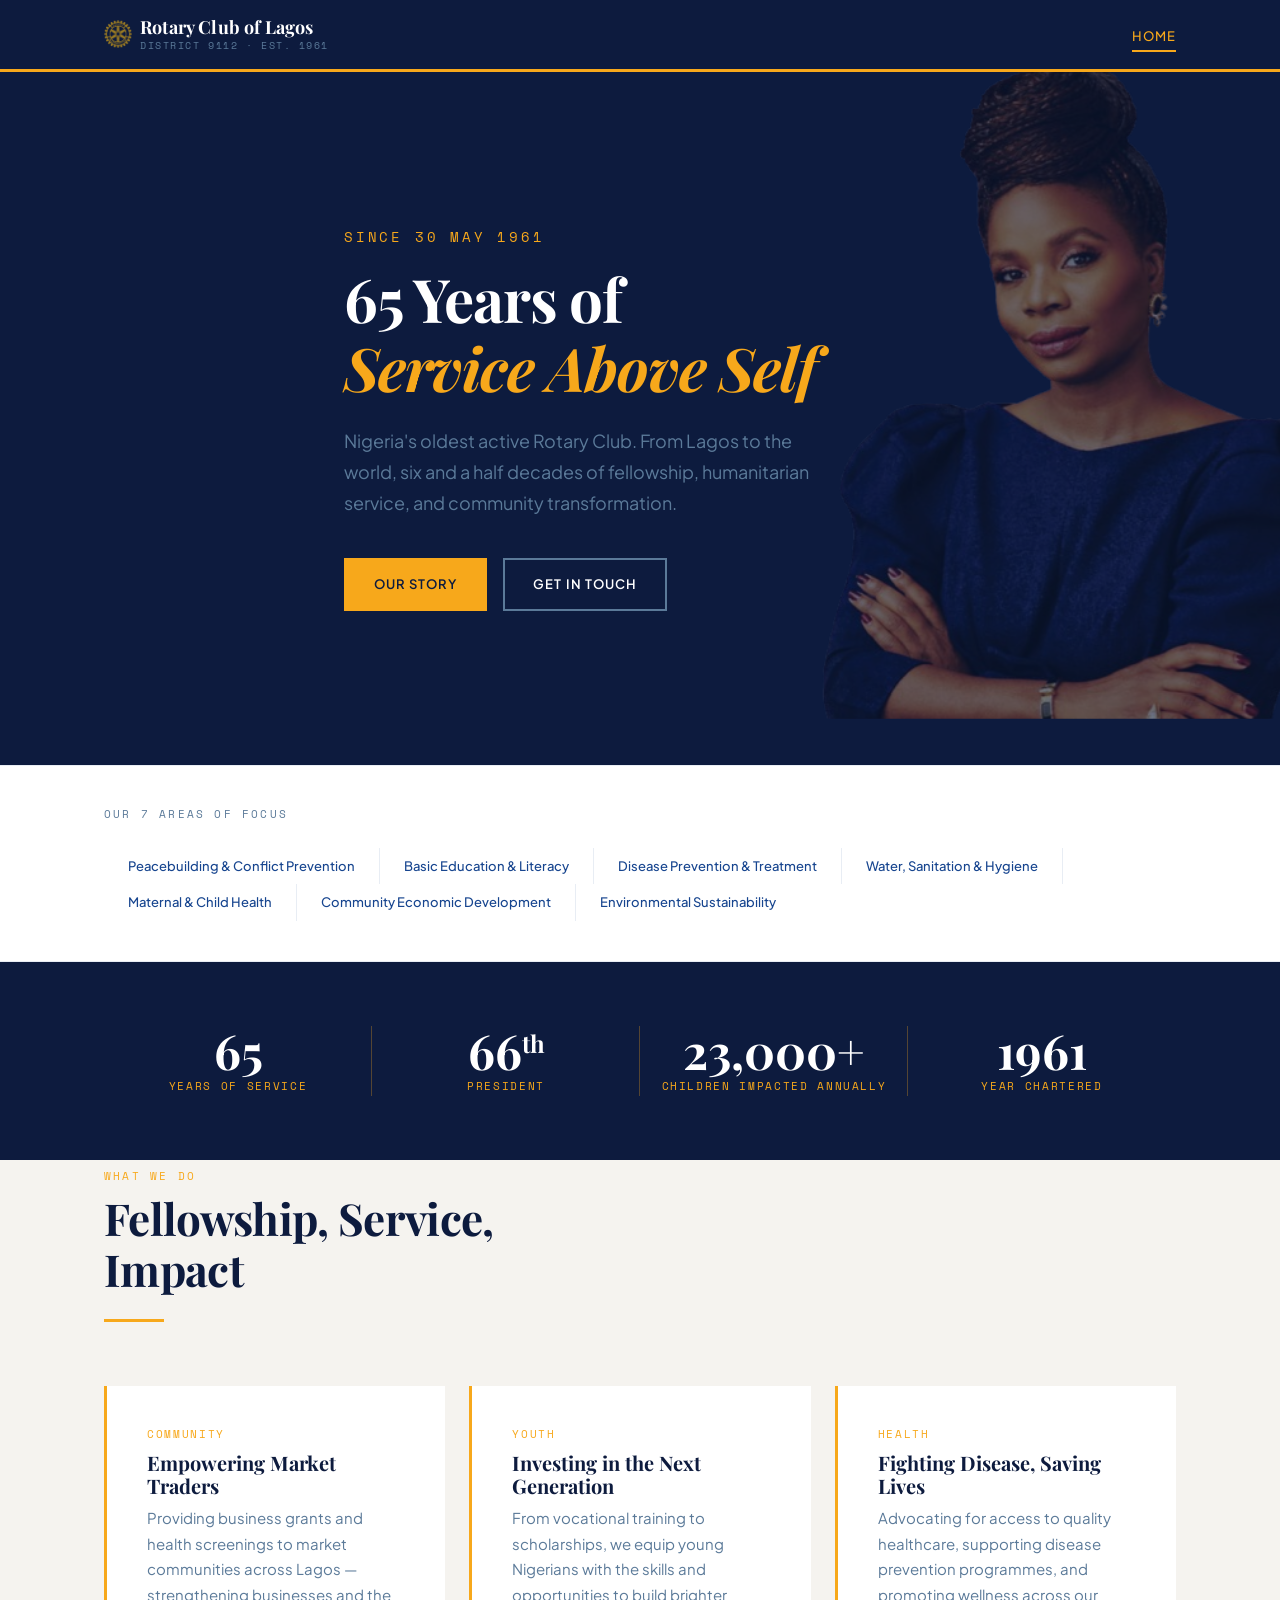
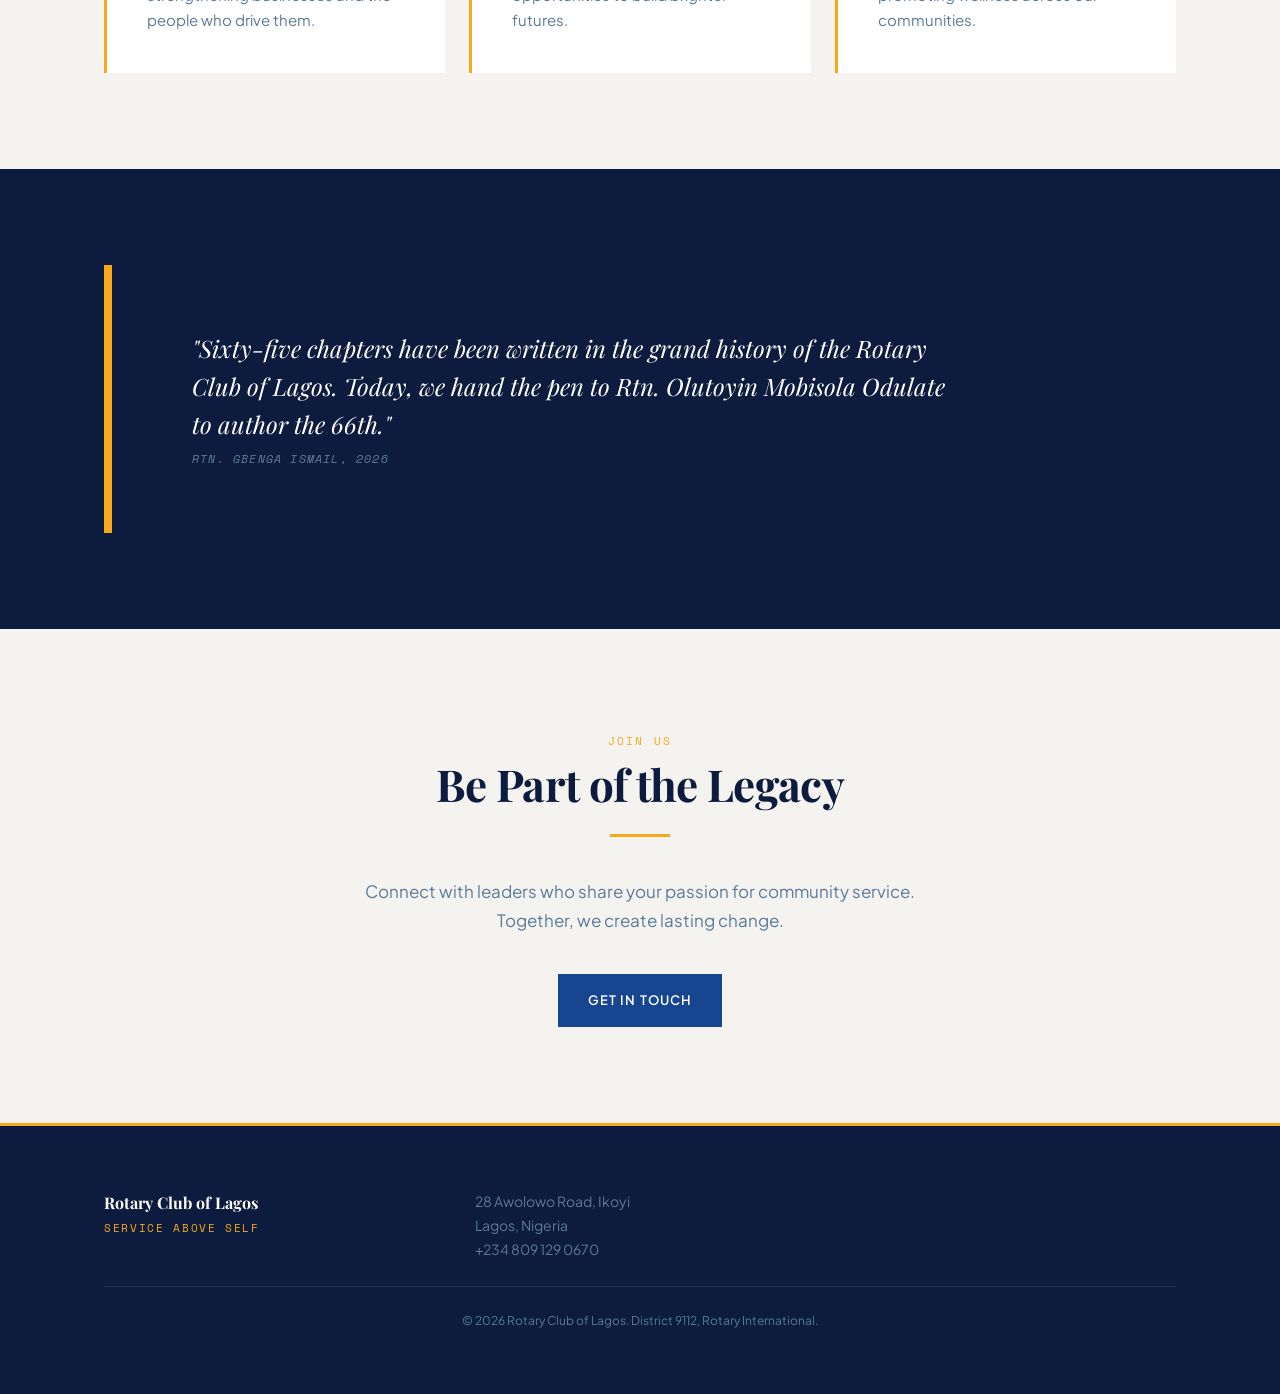
<file: index.html>
<!DOCTYPE html>
<html lang="en">
<head>
  <meta charset="UTF-8">
  <meta name="viewport" content="width=device-width, initial-scale=1.0">
  <title>Rotary Club of Lagos — Service Above Self</title>
  <meta name="description" content="The Rotary Club of Lagos — Nigeria's oldest active Rotary Club, chartered in 1961. 65 years of Service Above Self.">
  <link rel="preconnect" href="https://fonts.googleapis.com">
  <link rel="preconnect" href="https://fonts.gstatic.com" crossorigin>
  <link href="https://fonts.googleapis.com/css2?family=Playfair+Display:ital,wght@0,700;1,700&family=Plus+Jakarta+Sans:wght@400;500;600;700&family=Space+Mono:wght@400&display=swap" rel="stylesheet">
  <link rel="stylesheet" href="css/style.css">
</head>
<body>

  <!-- Navigation -->
  <nav class="nav" aria-label="Main navigation">
    <div class="nav__inner">
      <a href="index.html" class="nav__brand" aria-label="Rotary Club of Lagos — Home">
        <img src="assets/rotary-logo.png" alt="" class="nav__brand-logo" aria-hidden="true" width="140" height="53">
        <span class="nav__brand-text">
          <span class="nav__brand-name">Rotary Club of Lagos</span>
          <span class="nav__brand-sub">District 9112 &middot; Est. 1961</span>
        </span>
      </a>
      <ul class="nav__links">
        <li><a href="index.html" aria-current="page">Home</a></li>
        <!--
        <li><a href="about.html">Our Story</a></li>
        <li><a href="leadership.html">Leadership</a></li>
        <li><a href="installation.html">Installation</a></li>
        <li><a href="presidents.html">Past Presidents</a></li>
        <li><a href="contact.html">Contact</a></li>
        -->
      </ul>
      <button class="nav__toggle" aria-label="Open menu" aria-expanded="false" aria-controls="nav-overlay">
        <svg viewBox="0 0 24 24" aria-hidden="true"><line x1="3" y1="6" x2="21" y2="6"/><line x1="3" y1="12" x2="21" y2="12"/><line x1="3" y1="18" x2="21" y2="18"/></svg>
      </button>
    </div>
  </nav>

  <!-- Mobile Overlay -->
  <div class="nav__overlay" id="nav-overlay" aria-hidden="true" role="dialog" aria-label="Mobile navigation">
    <button class="nav__close" aria-label="Close menu">&times;</button>
    <ul class="nav__overlay-links">
      <li><a href="index.html" aria-current="page">Home</a></li>
      <!--
      <li><a href="about.html">Our Story</a></li>
      <li><a href="leadership.html">Leadership</a></li>
      <li><a href="installation.html">Installation</a></li>
      <li><a href="presidents.html">Past Presidents</a></li>
      <li><a href="contact.html">Contact</a></li>
      -->
    </ul>
  </div>

  <!-- Hero -->
  <header class="hero">
    <div class="container hero__content">
      <span class="hero__year">Since 30 May 1961</span>
      <h1 class="hero__title">65 Years of<br><em>Service Above Self</em></h1>
      <p class="hero__subtitle">
        Nigeria's oldest active Rotary Club. From Lagos to the world, 
        six and a half decades of fellowship, humanitarian service, 
        and community transformation.
      </p>
      <div class="hero__actions">
        <a href="about.html" class="btn btn--primary">Our Story</a>
        <a href="contact.html" class="btn btn--outline">Get in Touch</a>
      </div>
    </div>
    <!-- Rotary wheel watermark -->
    <div class="hero__wheel" aria-hidden="true">
      <img src="assets/head_of_rotary.png" alt="" width="600" height="600">
    </div>
  </header>

  <!-- Areas of Focus Strip -->
  <section class="focus-strip" aria-label="Our 7 Areas of Focus">
    <div class="container">
      <p class="focus-strip__label">Our 7 Areas of Focus</p>
      <ul class="focus-strip__items">
        <li class="focus-strip__item">Peacebuilding &amp; Conflict Prevention</li>
        <li class="focus-strip__item">Basic Education &amp; Literacy</li>
        <li class="focus-strip__item">Disease Prevention &amp; Treatment</li>
        <li class="focus-strip__item">Water, Sanitation &amp; Hygiene</li>
        <li class="focus-strip__item">Maternal &amp; Child Health</li>
        <li class="focus-strip__item">Community Economic Development</li>
        <li class="focus-strip__item">Environmental Sustainability</li>
      </ul>
    </div>
  </section>

  <!-- Stats -->
  <section class="stats-band" aria-label="Our impact in numbers">
    <div class="container">
      <div class="stat-row">
        <div class="stat">
          <div class="stat__number">65</div>
          <div class="stat__label">Years of Service</div>
        </div>
        <div class="stat">
          <div class="stat__number">66<sup style="font-size:0.5em">th</sup></div>
          <div class="stat__label">President</div>
        </div>
        <div class="stat">
          <div class="stat__number">23,000+</div>
          <div class="stat__label">Children Impacted Annually</div>
        </div>
        <div class="stat">
          <div class="stat__number">1961</div>
          <div class="stat__label">Year Chartered</div>
        </div>
      </div>
    </div>
  </section>

  <!-- Highlights -->
  <section class="section" style="padding-top:0" aria-label="Highlights">
    <div class="container">
      <div class="section-header">
        <span class="section-header__kicker">What We Do</span>
        <h2 class="section-header__title">Fellowship, Service,<br>Impact</h2>
        <hr class="section-header__rule">
      </div>
      <div class="highlights">
        <div class="highlight-card fade-in">
          <span class="highlight-card__kicker">Community</span>
          <h3 class="highlight-card__title">Empowering Market Traders</h3>
          <p class="highlight-card__text">
            Providing business grants and health screenings to market communities across Lagos — 
            strengthening businesses and the people who drive them.
          </p>
        </div>
        <div class="highlight-card fade-in">
          <span class="highlight-card__kicker">Youth</span>
          <h3 class="highlight-card__title">Investing in the Next Generation</h3>
          <p class="highlight-card__text">
            From vocational training to scholarships, we equip young Nigerians with 
            the skills and opportunities to build brighter futures.
          </p>
        </div>
        <div class="highlight-card fade-in">
          <span class="highlight-card__kicker">Health</span>
          <h3 class="highlight-card__title">Fighting Disease, Saving Lives</h3>
          <p class="highlight-card__text">
            Advocating for access to quality healthcare, supporting disease prevention 
            programmes, and promoting wellness across our communities.
          </p>
        </div>
      </div>
    </div>
  </section>

  <!-- Quote -->
  <section class="section" style="background:var(--deep-indigo);padding-block:var(--space-3xl)">
    <div class="container">
      <div class="quote" style="background:transparent;border-left-color:var(--rotary-gold)">
        <blockquote class="quote__text" style="color:var(--white)">
          "Sixty-five chapters have been written in the grand history of the Rotary Club of Lagos. 
          Today, we hand the pen to Rtn. Olutoyin Mobisola Odulate to author the 66th."
        </blockquote>
        <cite class="quote__attr" style="color:var(--slate)">Rtn. Gbenga Ismail, 2026</cite>
      </div>
    </div>
  </section>

  <!-- CTA -->
  <section class="section" aria-label="Call to action">
    <div class="container" style="text-align:center">
      <span class="section-header__kicker">Join Us</span>
      <h2 class="section-header__title">Be Part of the Legacy</h2>
      <hr class="section-header__rule" style="margin-inline:auto;margin-bottom:var(--space-xl)">
      <p style="max-width:50ch;margin-inline:auto;margin-bottom:var(--space-xl);color:var(--slate);font-size:1.0625rem;line-height:1.7">
        Connect with leaders who share your passion for community service. 
        Together, we create lasting change.
      </p>
      <a href="contact.html" class="btn btn--dark">Get in Touch</a>
    </div>
  </section>

  <!-- Footer -->
  <footer class="footer">
    <div class="container">
      <div class="footer__inner">
        <div>
          <div class="footer__brand">Rotary Club of Lagos</div>
          <div class="footer__motto">Service Above Self</div>
        </div>
        <div class="footer__address">
          28 Awolowo Road, Ikoyi<br>
          Lagos, Nigeria<br>
          <a href="tel:+2348091290670" style="color:var(--slate)">+234 809 129 0670</a>
        </div>
        <!--
        <ul class="footer__links">
          <li><a href="about.html">Our Story</a></li>
          <li><a href="leadership.html">Leadership</a></li>
          <li><a href="installation.html">Installation</a></li>
          <li><a href="presidents.html">Past Presidents</a></li>
          <li><a href="contact.html">Contact</a></li>
        </ul>
        -->
      </div>
      <div class="footer__copy">
        &copy; 2026 Rotary Club of Lagos. District 9112, Rotary International.
      </div>
    </div>
  </footer>

  <script src="js/main.js"></script>
</body>
</html>
</file>
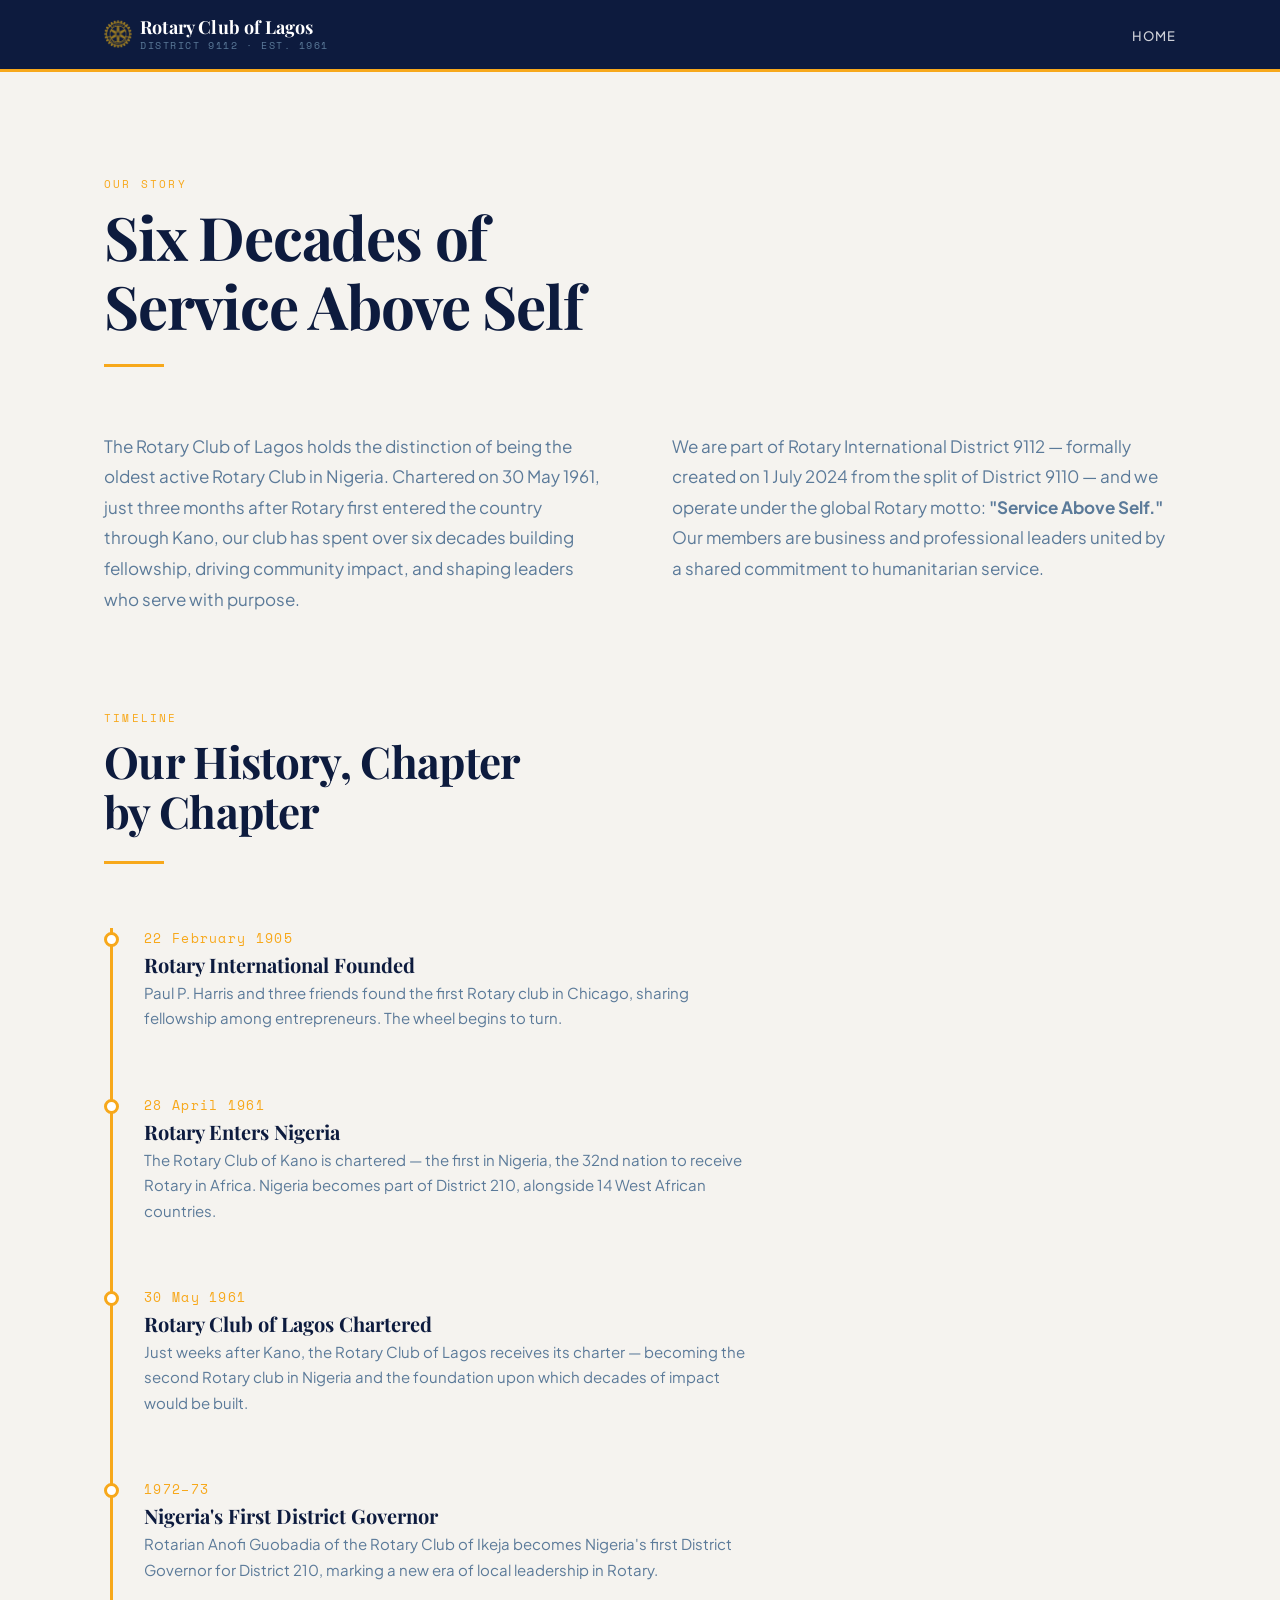
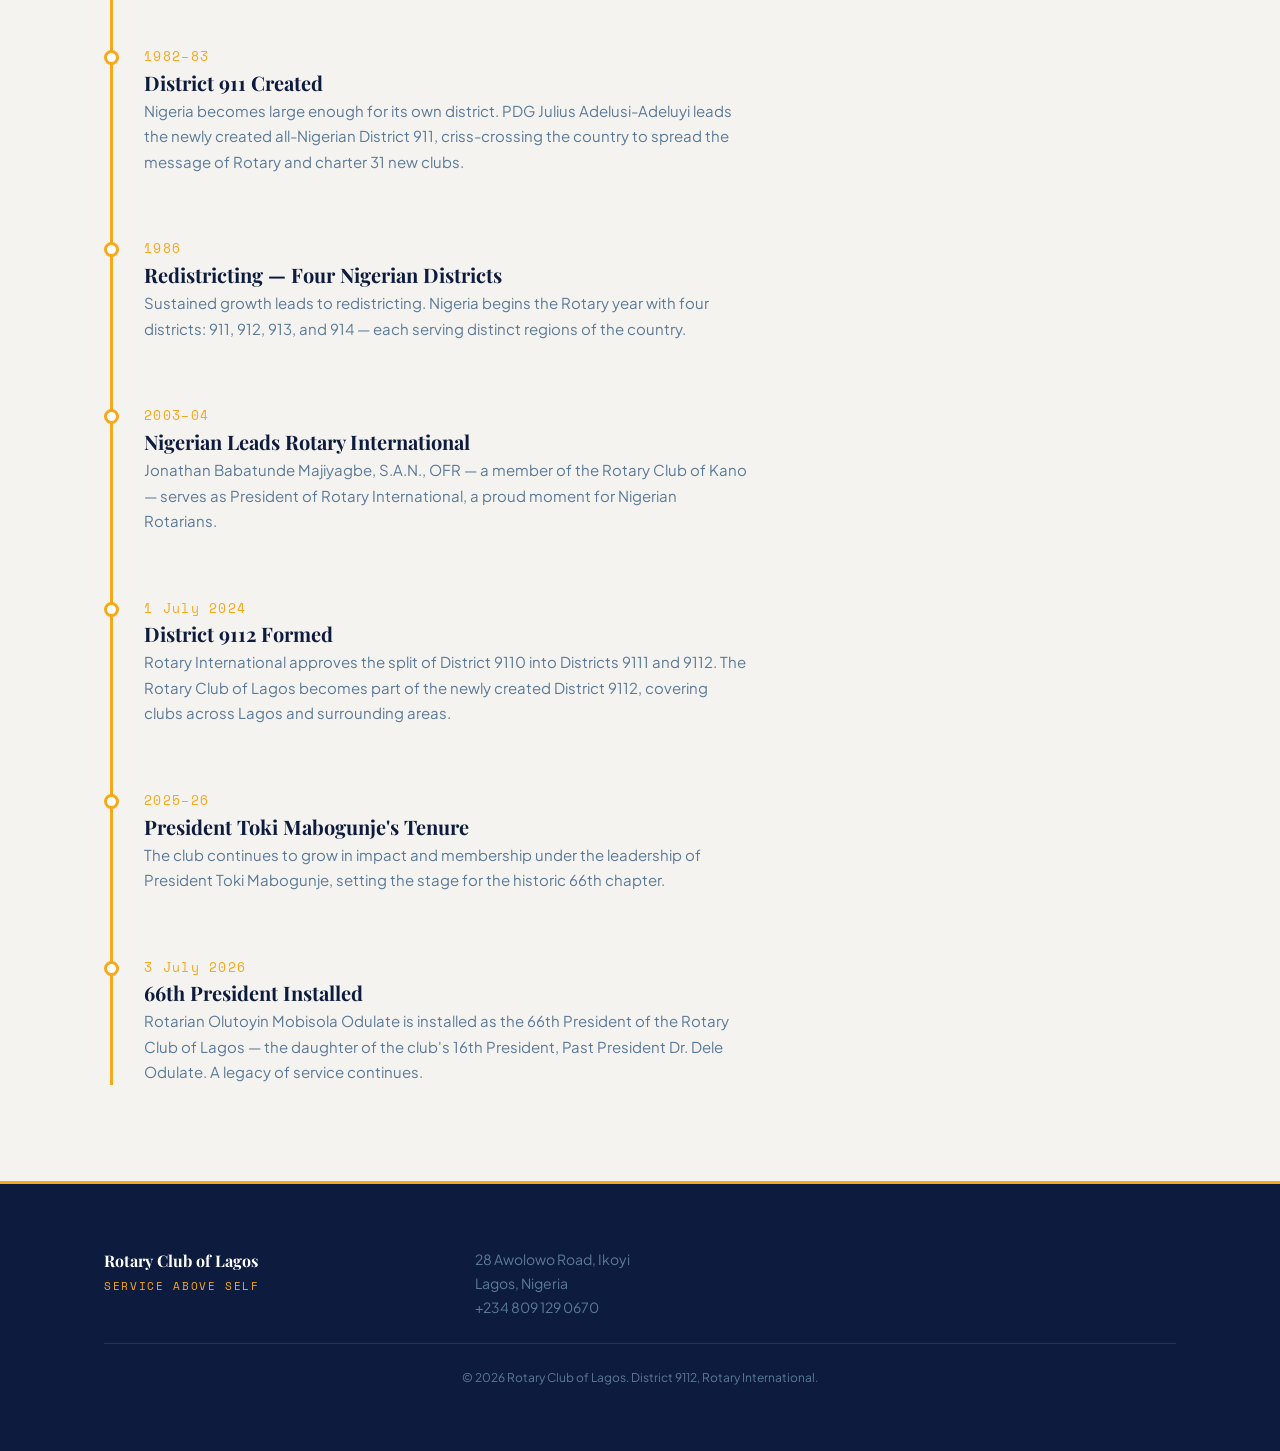
<file: about.html>
<!DOCTYPE html>
<html lang="en">
<head>
  <meta charset="UTF-8">
  <meta name="viewport" content="width=device-width, initial-scale=1.0">
  <title>Our Story — Rotary Club of Lagos</title>
  <meta name="description" content="The history of the Rotary Club of Lagos — from our charter in 1961 to 65 years of community impact.">
  <link rel="preconnect" href="https://fonts.googleapis.com">
  <link rel="preconnect" href="https://fonts.gstatic.com" crossorigin>
  <link href="https://fonts.googleapis.com/css2?family=Playfair+Display:ital,wght@0,700;1,700&family=Plus+Jakarta+Sans:wght@400;500;600;700&family=Space+Mono:wght@400&display=swap" rel="stylesheet">
  <link rel="stylesheet" href="css/style.css">
</head>
<body>

  <!-- Navigation -->
  <nav class="nav" aria-label="Main navigation">
    <div class="nav__inner">
      <a href="index.html" class="nav__brand" aria-label="Rotary Club of Lagos — Home">
        <img src="assets/rotary-logo.png" alt="" class="nav__brand-logo" aria-hidden="true" width="140" height="53">
        <span class="nav__brand-text">
          <span class="nav__brand-name">Rotary Club of Lagos</span>
          <span class="nav__brand-sub">District 9112 &middot; Est. 1961</span>
        </span>
      </a>
      <ul class="nav__links">
        <li><a href="index.html">Home</a></li>
        <!--
        <li><a href="about.html" aria-current="page">Our Story</a></li>
        <li><a href="leadership.html">Leadership</a></li>
        <li><a href="installation.html">Installation</a></li>
        <li><a href="presidents.html">Past Presidents</a></li>
        <li><a href="contact.html">Contact</a></li>
        -->
      </ul>
      <button class="nav__toggle" aria-label="Open menu" aria-expanded="false" aria-controls="nav-overlay">
        <svg viewBox="0 0 24 24" aria-hidden="true"><line x1="3" y1="6" x2="21" y2="6"/><line x1="3" y1="12" x2="21" y2="12"/><line x1="3" y1="18" x2="21" y2="18"/></svg>
      </button>
    </div>
  </nav>

  <!-- Mobile Overlay -->
  <div class="nav__overlay" id="nav-overlay" aria-hidden="true" role="dialog" aria-label="Mobile navigation">
    <button class="nav__close" aria-label="Close menu">&times;</button>
    <ul class="nav__overlay-links">
      <li><a href="index.html">Home</a></li>
      <!--
      <li><a href="about.html" aria-current="page">Our Story</a></li>
      <li><a href="leadership.html">Leadership</a></li>
      <li><a href="installation.html">Installation</a></li>
      <li><a href="presidents.html">Past Presidents</a></li>
      <li><a href="contact.html">Contact</a></li>
      -->
    </ul>
  </div>

  <!-- Page Content -->
  <main class="page-content">
    <div class="container">

      <div class="section-header">
        <span class="section-header__kicker">Our Story</span>
        <h1 class="section-header__title">Six Decades of<br>Service Above Self</h1>
        <hr class="section-header__rule">
      </div>

      <!-- Intro -->
      <div class="about-intro" style="margin-bottom:var(--space-3xl)">
        <div class="about-intro__text">
          <p>
            The Rotary Club of Lagos holds the distinction of being the oldest active 
            Rotary Club in Nigeria. Chartered on 30 May 1961, just three months after 
            Rotary first entered the country through Kano, our club has spent over six 
            decades building fellowship, driving community impact, and shaping leaders 
            who serve with purpose.
          </p>
        </div>
        <div class="about-intro__text">
          <p>
            We are part of Rotary International District 9112 — formally created on 
            1 July 2024 from the split of District 9110 — and we operate under the 
            global Rotary motto: <strong>"Service Above Self."</strong> Our members are 
            business and professional leaders united by a shared commitment to 
            humanitarian service.
          </p>
        </div>
      </div>

      <!-- Timeline -->
      <div class="section-header" style="margin-top:var(--space-3xl)">
        <span class="section-header__kicker">Timeline</span>
        <h2 class="section-header__title">Our History, Chapter<br>by Chapter</h2>
        <hr class="section-header__rule">
      </div>

      <div class="timeline">

        <div class="timeline__item fade-in">
          <div class="timeline__dot"></div>
          <span class="timeline__year">22 February 1905</span>
          <h3 class="timeline__title">Rotary International Founded</h3>
          <p class="timeline__desc">
            Paul P. Harris and three friends found the first Rotary club in Chicago, 
            sharing fellowship among entrepreneurs. The wheel begins to turn.
          </p>
        </div>

        <div class="timeline__item fade-in">
          <div class="timeline__dot"></div>
          <span class="timeline__year">28 April 1961</span>
          <h3 class="timeline__title">Rotary Enters Nigeria</h3>
          <p class="timeline__desc">
            The Rotary Club of Kano is chartered — the first in Nigeria, the 32nd nation 
            to receive Rotary in Africa. Nigeria becomes part of District 210, alongside 
            14 West African countries.
          </p>
        </div>

        <div class="timeline__item fade-in">
          <div class="timeline__dot"></div>
          <span class="timeline__year">30 May 1961</span>
          <h3 class="timeline__title">Rotary Club of Lagos Chartered</h3>
          <p class="timeline__desc">
            Just weeks after Kano, the Rotary Club of Lagos receives its charter — 
            becoming the second Rotary club in Nigeria and the foundation upon which 
            decades of impact would be built.
          </p>
        </div>

        <div class="timeline__item fade-in">
          <div class="timeline__dot"></div>
          <span class="timeline__year">1972–73</span>
          <h3 class="timeline__title">Nigeria's First District Governor</h3>
          <p class="timeline__desc">
            Rotarian Anofi Guobadia of the Rotary Club of Ikeja becomes Nigeria's 
            first District Governor for District 210, marking a new era of local 
            leadership in Rotary.
          </p>
        </div>

        <div class="timeline__item fade-in">
          <div class="timeline__dot"></div>
          <span class="timeline__year">1982–83</span>
          <h3 class="timeline__title">District 911 Created</h3>
          <p class="timeline__desc">
            Nigeria becomes large enough for its own district. PDG Julius Adelusi-Adeluyi 
            leads the newly created all-Nigerian District 911, criss-crossing the country 
            to spread the message of Rotary and charter 31 new clubs.
          </p>
        </div>

        <div class="timeline__item fade-in">
          <div class="timeline__dot"></div>
          <span class="timeline__year">1986</span>
          <h3 class="timeline__title">Redistricting — Four Nigerian Districts</h3>
          <p class="timeline__desc">
            Sustained growth leads to redistricting. Nigeria begins the Rotary year with 
            four districts: 911, 912, 913, and 914 — each serving distinct regions 
            of the country.
          </p>
        </div>

        <div class="timeline__item fade-in">
          <div class="timeline__dot"></div>
          <span class="timeline__year">2003–04</span>
          <h3 class="timeline__title">Nigerian Leads Rotary International</h3>
          <p class="timeline__desc">
            Jonathan Babatunde Majiyagbe, S.A.N., OFR — a member of the Rotary Club 
            of Kano — serves as President of Rotary International, a proud moment 
            for Nigerian Rotarians.
          </p>
        </div>

        <div class="timeline__item fade-in">
          <div class="timeline__dot"></div>
          <span class="timeline__year">1 July 2024</span>
          <h3 class="timeline__title">District 9112 Formed</h3>
          <p class="timeline__desc">
            Rotary International approves the split of District 9110 into Districts 9111 
            and 9112. The Rotary Club of Lagos becomes part of the newly created 
            District 9112, covering clubs across Lagos and surrounding areas.
          </p>
        </div>

        <div class="timeline__item fade-in">
          <div class="timeline__dot"></div>
          <span class="timeline__year">2025–26</span>
          <h3 class="timeline__title">President Toki Mabogunje's Tenure</h3>
          <p class="timeline__desc">
            The club continues to grow in impact and membership under the leadership 
            of President Toki Mabogunje, setting the stage for the historic 
            66th chapter.
          </p>
        </div>

        <div class="timeline__item fade-in">
          <div class="timeline__dot"></div>
          <span class="timeline__year">3 July 2026</span>
          <h3 class="timeline__title">66th President Installed</h3>
          <p class="timeline__desc">
            Rotarian Olutoyin Mobisola Odulate is installed as the 66th President of 
            the Rotary Club of Lagos — the daughter of the club's 16th President, 
            Past President Dr. Dele Odulate. A legacy of service continues.
          </p>
        </div>

      </div>

    </div>
  </main>

  <!-- Footer -->
  <footer class="footer">
    <div class="container">
      <div class="footer__inner">
        <div>
          <div class="footer__brand">Rotary Club of Lagos</div>
          <div class="footer__motto">Service Above Self</div>
        </div>
        <div class="footer__address">
          28 Awolowo Road, Ikoyi<br>
          Lagos, Nigeria<br>
          <a href="tel:+2348091290670" style="color:var(--slate)">+234 809 129 0670</a>
        </div>
        <!--
        <ul class="footer__links">
          <li><a href="about.html">Our Story</a></li>
          <li><a href="leadership.html">Leadership</a></li>
          <li><a href="installation.html">Installation</a></li>
          <li><a href="presidents.html">Past Presidents</a></li>
          <li><a href="contact.html">Contact</a></li>
        </ul>
        -->
      </div>
      <div class="footer__copy">
        &copy; 2026 Rotary Club of Lagos. District 9112, Rotary International.
      </div>
    </div>
  </footer>

  <script src="js/main.js"></script>
</body>
</html>
</file>
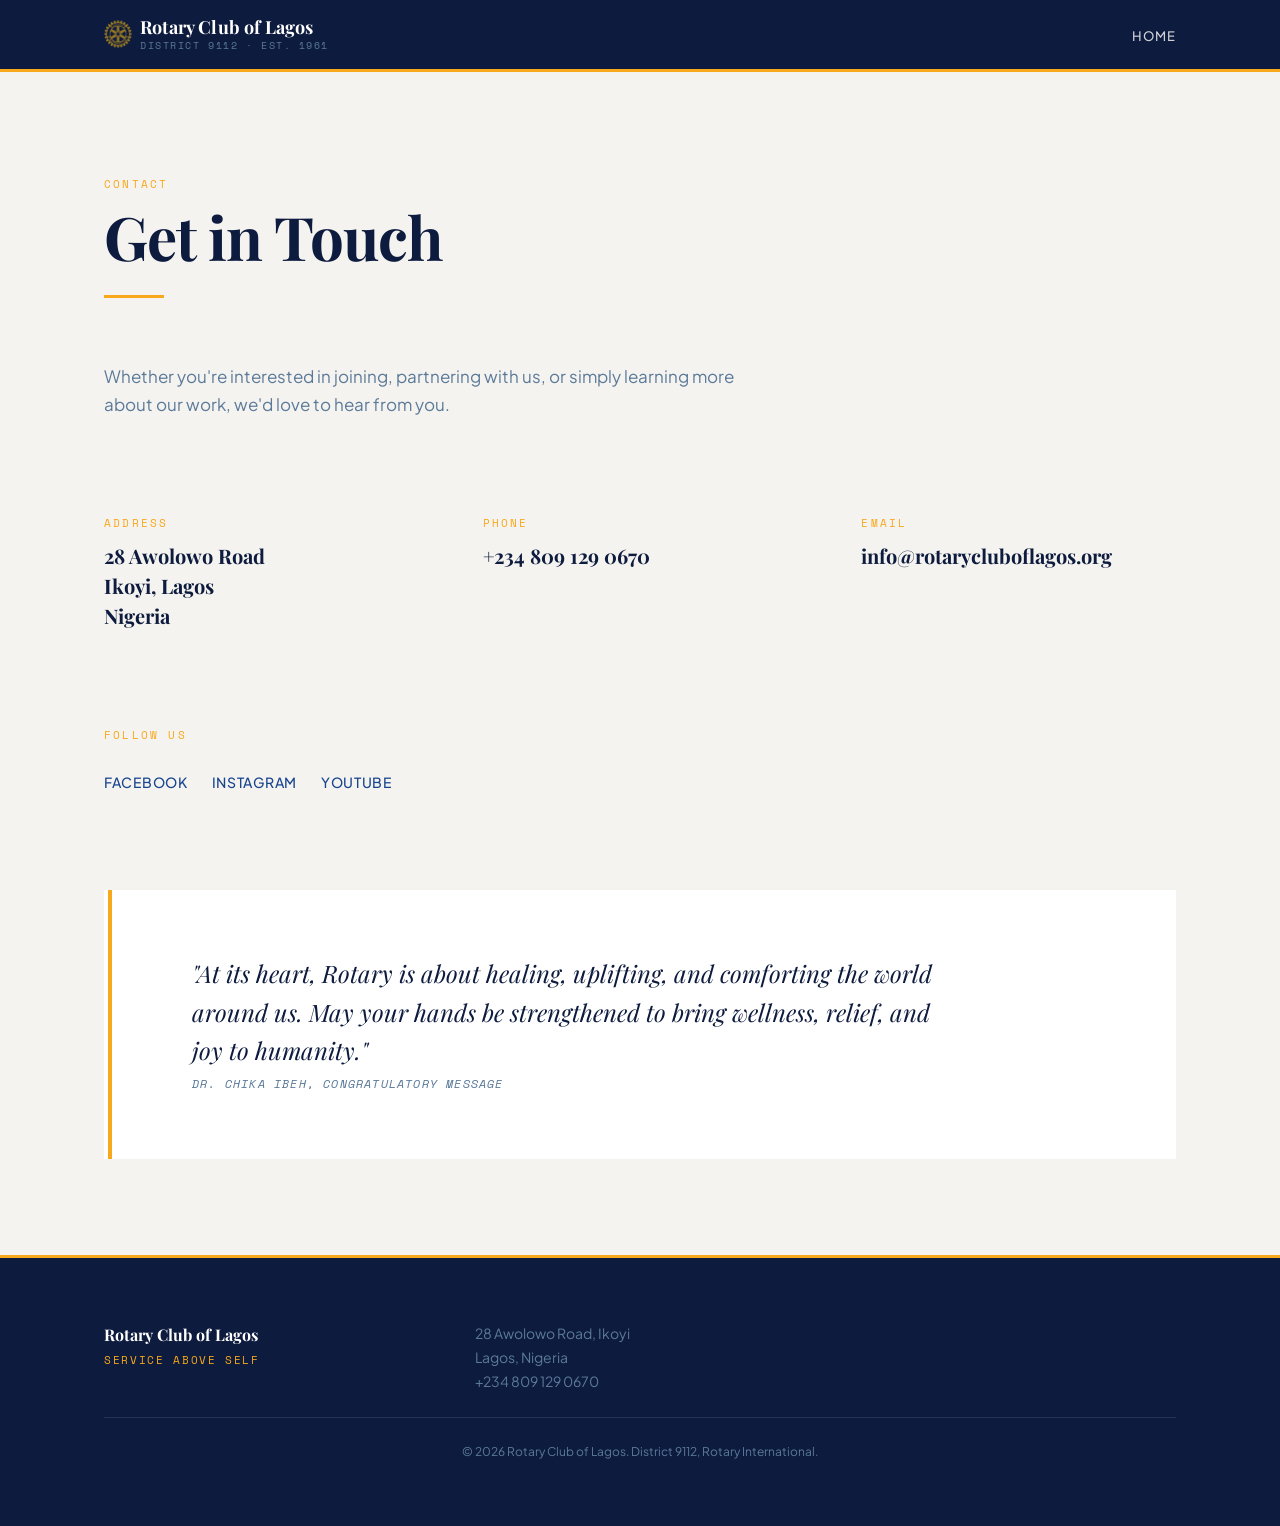
<file: contact.html>
<!DOCTYPE html>
<html lang="en">
<head>
  <meta charset="UTF-8">
  <meta name="viewport" content="width=device-width, initial-scale=1.0">
  <title>Contact — Rotary Club of Lagos</title>
  <meta name="description" content="Get in touch with the Rotary Club of Lagos. We serve from Ikoyi, Lagos, Nigeria.">
  <link rel="preconnect" href="https://fonts.googleapis.com">
  <link rel="preconnect" href="https://fonts.gstatic.com" crossorigin>
  <link href="https://fonts.googleapis.com/css2?family=Playfair+Display:ital,wght@0,700;1,700&family=Plus+Jakarta+Sans:wght@400;500;600;700&family=Space+Mono:wght@400&display=swap" rel="stylesheet">
  <link rel="stylesheet" href="css/style.css">
</head>
<body>

  <!-- Navigation -->
  <nav class="nav" aria-label="Main navigation">
    <div class="nav__inner">
      <a href="index.html" class="nav__brand" aria-label="Rotary Club of Lagos — Home">
        <img src="assets/rotary-logo.png" alt="" class="nav__brand-logo" aria-hidden="true" width="140" height="53">
        <span class="nav__brand-text">
          <span class="nav__brand-name">Rotary Club of Lagos</span>
          <span class="nav__brand-sub">District 9112 &middot; Est. 1961</span>
        </span>
      </a>
      <ul class="nav__links">
        <li><a href="index.html">Home</a></li>
        <!--
        <li><a href="about.html">Our Story</a></li>
        <li><a href="leadership.html">Leadership</a></li>
        <li><a href="installation.html">Installation</a></li>
        <li><a href="presidents.html">Past Presidents</a></li>
        <li><a href="contact.html" aria-current="page">Contact</a></li>
        -->
      </ul>
      <button class="nav__toggle" aria-label="Open menu" aria-expanded="false" aria-controls="nav-overlay">
        <svg viewBox="0 0 24 24" aria-hidden="true"><line x1="3" y1="6" x2="21" y2="6"/><line x1="3" y1="12" x2="21" y2="12"/><line x1="3" y1="18" x2="21" y2="18"/></svg>
      </button>
    </div>
  </nav>

  <!-- Mobile Overlay -->
  <div class="nav__overlay" id="nav-overlay" aria-hidden="true" role="dialog" aria-label="Mobile navigation">
    <button class="nav__close" aria-label="Close menu">&times;</button>
    <ul class="nav__overlay-links">
      <li><a href="index.html">Home</a></li>
      <!--
      <li><a href="about.html">Our Story</a></li>
      <li><a href="leadership.html">Leadership</a></li>
      <li><a href="installation.html">Installation</a></li>
      <li><a href="presidents.html">Past Presidents</a></li>
      <li><a href="contact.html" aria-current="page">Contact</a></li>
      -->
    </ul>
  </div>

  <!-- Page Content -->
  <main class="page-content">
    <div class="container">

      <div class="section-header">
        <span class="section-header__kicker">Contact</span>
        <h1 class="section-header__title">Get in Touch</h1>
        <hr class="section-header__rule">
      </div>

      <p style="max-width:55ch;color:var(--slate);font-size:1.0625rem;line-height:1.7;margin-bottom:var(--space-3xl)">
        Whether you're interested in joining, partnering with us, or simply 
        learning more about our work, we'd love to hear from you.
      </p>

      <div class="contact-grid">

        <div class="fade-in">
          <span class="contact-block__label">Address</span>
          <div class="contact-block__value">
            28 Awolowo Road<br>
            Ikoyi, Lagos<br>
            Nigeria
          </div>
        </div>

        <div class="fade-in">
          <span class="contact-block__label">Phone</span>
          <div class="contact-block__value">
            <a href="tel:+2348091290670">+234 809 129 0670</a>
          </div>
        </div>

        <div class="fade-in">
          <span class="contact-block__label">Email</span>
          <div class="contact-block__value">
            <a href="mailto:info@rotarycluboflagos.org">info@rotarycluboflagos.org</a>
          </div>
        </div>

      </div>

      <!-- Social -->
      <section style="margin-top:var(--space-3xl)" aria-label="Social media">
        <span class="contact-block__label">Follow Us</span>
        <ul class="social-links">
          <li><a href="https://facebook.com/rotarycluboflagos/" target="_blank" rel="noopener noreferrer">Facebook</a></li>
          <li><a href="https://www.instagram.com/rotarycluboflagos/" target="_blank" rel="noopener noreferrer">Instagram</a></li>
          <li><a href="https://www.youtube.com/channel/UCL-ylaIx09W7W8rQnY4-YCQ" target="_blank" rel="noopener noreferrer">YouTube</a></li>
        </ul>
      </section>

      <!-- Quote / Closing -->
      <section style="margin-top:var(--space-3xl)" aria-label="Message">
        <div class="quote">
          <blockquote class="quote__text">
            "At its heart, Rotary is about healing, uplifting, and comforting the world 
            around us. May your hands be strengthened to bring wellness, relief, and joy 
            to humanity."
          </blockquote>
          <cite class="quote__attr">Dr. Chika Ibeh, Congratulatory Message</cite>
        </div>
      </section>

    </div>
  </main>

  <!-- Footer -->
  <footer class="footer">
    <div class="container">
      <div class="footer__inner">
        <div>
          <div class="footer__brand">Rotary Club of Lagos</div>
          <div class="footer__motto">Service Above Self</div>
        </div>
        <div class="footer__address">
          28 Awolowo Road, Ikoyi<br>
          Lagos, Nigeria<br>
          <a href="tel:+2348091290670" style="color:var(--slate)">+234 809 129 0670</a>
        </div>
        <!--
        <ul class="footer__links">
          <li><a href="about.html">Our Story</a></li>
          <li><a href="leadership.html">Leadership</a></li>
          <li><a href="installation.html">Installation</a></li>
          <li><a href="presidents.html">Past Presidents</a></li>
          <li><a href="contact.html">Contact</a></li>
        </ul>
        -->
      </div>
      <div class="footer__copy">
        &copy; 2026 Rotary Club of Lagos. District 9112, Rotary International.
      </div>
    </div>
  </footer>

  <script src="js/main.js"></script>
</body>
</html>
</file>
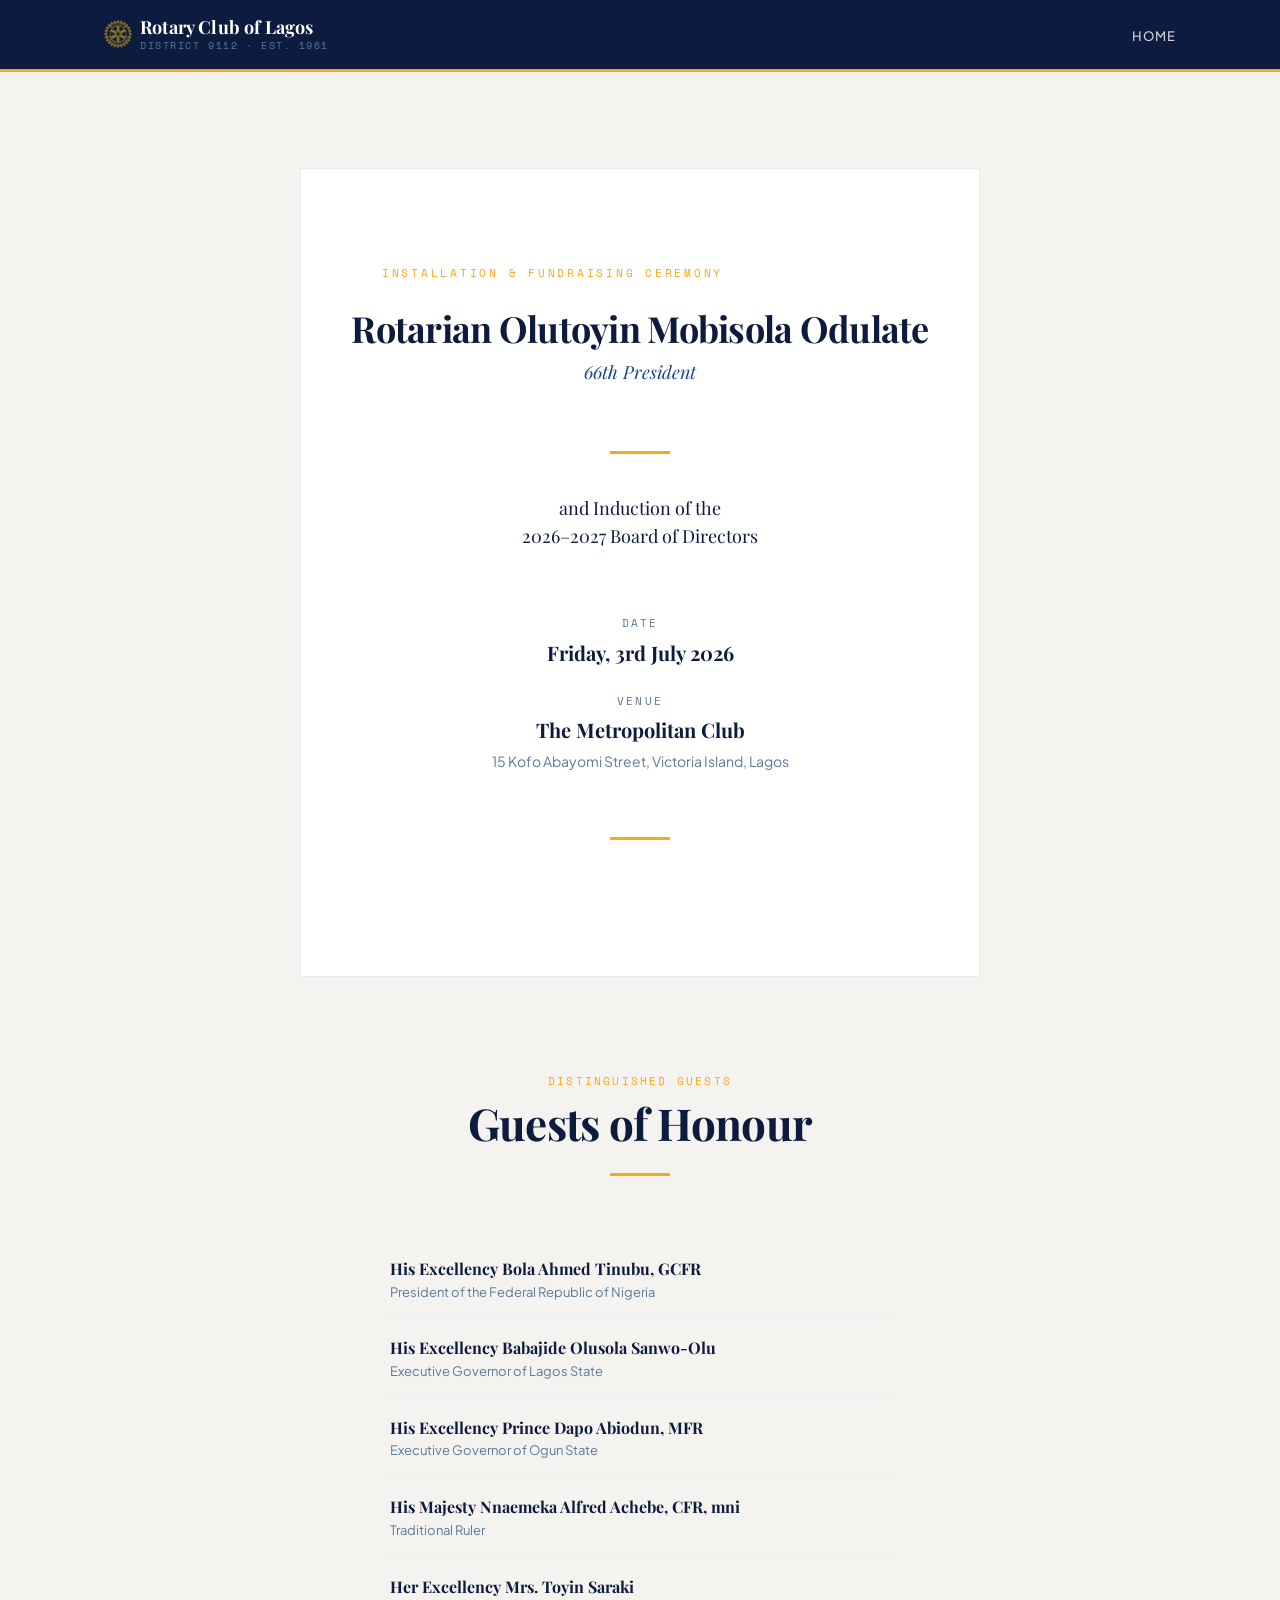
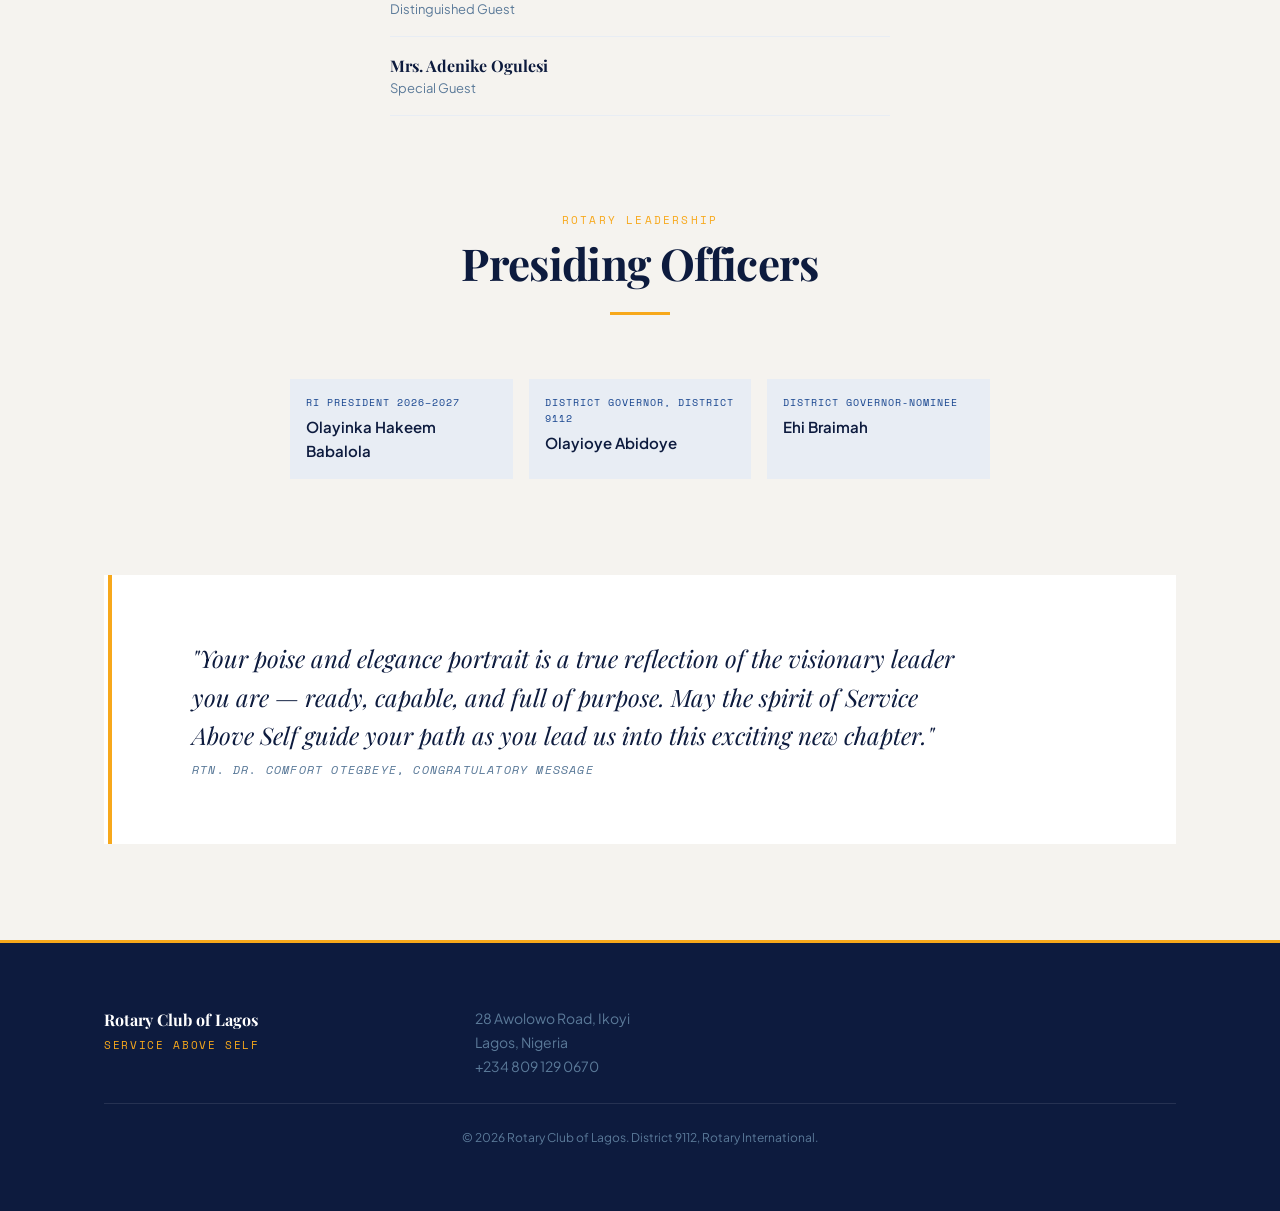
<file: installation.html>
<!DOCTYPE html>
<html lang="en">
<head>
  <meta charset="UTF-8">
  <meta name="viewport" content="width=device-width, initial-scale=1.0">
  <title>Installation Ceremony — Rotary Club of Lagos</title>
  <meta name="description" content="Installation and Fundraising Ceremony of Rotarian Olutoyin Mobisola Odulate as the 66th President of the Rotary Club of Lagos.">
  <link rel="preconnect" href="https://fonts.googleapis.com">
  <link rel="preconnect" href="https://fonts.gstatic.com" crossorigin>
  <link href="https://fonts.googleapis.com/css2?family=Playfair+Display:ital,wght@0,700;1,700&family=Plus+Jakarta+Sans:wght@400;500;600;700&family=Space+Mono:wght@400&display=swap" rel="stylesheet">
  <link rel="stylesheet" href="css/style.css">
</head>
<body>

  <!-- Navigation -->
  <nav class="nav" aria-label="Main navigation">
    <div class="nav__inner">
      <a href="index.html" class="nav__brand" aria-label="Rotary Club of Lagos — Home">
        <img src="assets/rotary-logo.png" alt="" class="nav__brand-logo" aria-hidden="true" width="140" height="53">
        <span class="nav__brand-text">
          <span class="nav__brand-name">Rotary Club of Lagos</span>
          <span class="nav__brand-sub">District 9112 &middot; Est. 1961</span>
        </span>
      </a>
      <ul class="nav__links">
        <li><a href="index.html">Home</a></li>
        <!--
        <li><a href="about.html">Our Story</a></li>
        <li><a href="leadership.html">Leadership</a></li>
        <li><a href="installation.html" aria-current="page">Installation</a></li>
        <li><a href="presidents.html">Past Presidents</a></li>
        <li><a href="contact.html">Contact</a></li>
        -->
      </ul>
      <button class="nav__toggle" aria-label="Open menu" aria-expanded="false" aria-controls="nav-overlay">
        <svg viewBox="0 0 24 24" aria-hidden="true"><line x1="3" y1="6" x2="21" y2="6"/><line x1="3" y1="12" x2="21" y2="12"/><line x1="3" y1="18" x2="21" y2="18"/></svg>
      </button>
    </div>
  </nav>

  <!-- Mobile Overlay -->
  <div class="nav__overlay" id="nav-overlay" aria-hidden="true" role="dialog" aria-label="Mobile navigation">
    <button class="nav__close" aria-label="Close menu">&times;</button>
    <ul class="nav__overlay-links">
      <li><a href="index.html">Home</a></li>
      <!--
      <li><a href="about.html">Our Story</a></li>
      <li><a href="leadership.html">Leadership</a></li>
      <li><a href="installation.html" aria-current="page">Installation</a></li>
      <li><a href="presidents.html">Past Presidents</a></li>
      <li><a href="contact.html">Contact</a></li>
      -->
    </ul>
  </div>

  <!-- Invitation -->
  <main class="page-content">
    <div class="container">

      <div class="invitation fade-in">
        <p class="invitation__kicker">Installation &amp; Fundraising Ceremony</p>

        <h1 class="invitation__title">
          Rotarian Olutoyin Mobisola Odulate
        </h1>
        <p class="invitation__subtitle">66th President</p>

        <hr class="invitation__rule">

        <p style="font-family:var(--font-display);font-size:1.125rem;color:var(--deep-indigo);margin-bottom:var(--space-2xl)">
          and Induction of the<br>2026–2027 Board of Directors
        </p>

        <div class="invitation__detail">
          <span class="invitation__detail-label">Date</span>
          <div class="invitation__detail-value">Friday, 3rd July 2026</div>
        </div>

        <div class="invitation__detail">
          <span class="invitation__detail-label">Venue</span>
          <div class="invitation__detail-value">The Metropolitan Club</div>
          <p class="invitation__detail-note">15 Kofo Abayomi Street, Victoria Island, Lagos</p>
        </div>

        <hr class="invitation__rule" style="margin-top:var(--space-2xl)">
      </div>

      <!-- Dignitaries -->
      <section style="margin-top:var(--space-3xl)" aria-label="Dignitaries">
        <div class="section-header" style="text-align:center">
          <span class="section-header__kicker">Distinguished Guests</span>
          <h2 class="section-header__title">Guests of Honour</h2>
          <hr class="section-header__rule" style="margin-inline:auto">
        </div>

        <ul class="dignitary-list">
          <li>
            <span class="dignitary-list__name">His Excellency Bola Ahmed Tinubu, GCFR</span>
            <span class="dignitary-list__role">President of the Federal Republic of Nigeria</span>
          </li>
          <li>
            <span class="dignitary-list__name">His Excellency Babajide Olusola Sanwo-Olu</span>
            <span class="dignitary-list__role">Executive Governor of Lagos State</span>
          </li>
          <li>
            <span class="dignitary-list__name">His Excellency Prince Dapo Abiodun, MFR</span>
            <span class="dignitary-list__role">Executive Governor of Ogun State</span>
          </li>
          <li>
            <span class="dignitary-list__name">His Majesty Nnaemeka Alfred Achebe, CFR, mni</span>
            <span class="dignitary-list__role">Traditional Ruler</span>
          </li>
          <li>
            <span class="dignitary-list__name">Her Excellency Mrs. Toyin Saraki</span>
            <span class="dignitary-list__role">Distinguished Guest</span>
          </li>
          <li>
            <span class="dignitary-list__name">Mrs. Adenike Ogulesi</span>
            <span class="dignitary-list__role">Special Guest</span>
          </li>
        </ul>
      </section>

      <!-- Rotary Leadership -->
      <section style="margin-top:var(--space-3xl)" aria-label="Rotary leadership at the ceremony">
        <div class="section-header" style="text-align:center">
          <span class="section-header__kicker">Rotary Leadership</span>
          <h2 class="section-header__title">Presiding Officers</h2>
          <hr class="section-header__rule" style="margin-inline:auto">
        </div>

        <div class="committee-grid" style="max-width:700px;margin-inline:auto">
          <div class="committee-member">
            <span class="committee-member__role">RI President 2026–2027</span>
            <div class="committee-member__name">Olayinka Hakeem Babalola</div>
          </div>
          <div class="committee-member">
            <span class="committee-member__role">District Governor, District 9112</span>
            <div class="committee-member__name">Olayioye Abidoye</div>
          </div>
          <div class="committee-member">
            <span class="committee-member__role">District Governor-Nominee</span>
            <div class="committee-member__name">Ehi Braimah</div>
          </div>
        </div>
      </section>

      <!-- Quote from installation -->
      <section style="margin-top:var(--space-3xl)" aria-label="Installation message">
        <div class="quote">
          <blockquote class="quote__text">
            "Your poise and elegance portrait is a true reflection of the visionary leader 
            you are — ready, capable, and full of purpose. May the spirit of Service Above Self 
            guide your path as you lead us into this exciting new chapter."
          </blockquote>
          <cite class="quote__attr">Rtn. Dr. Comfort Otegbeye, Congratulatory Message</cite>
        </div>
      </section>

    </div>
  </main>

  <!-- Footer -->
  <footer class="footer">
    <div class="container">
      <div class="footer__inner">
        <div>
          <div class="footer__brand">Rotary Club of Lagos</div>
          <div class="footer__motto">Service Above Self</div>
        </div>
        <div class="footer__address">
          28 Awolowo Road, Ikoyi<br>
          Lagos, Nigeria<br>
          <a href="tel:+2348091290670" style="color:var(--slate)">+234 809 129 0670</a>
        </div>
        <!--
        <ul class="footer__links">
          <li><a href="about.html">Our Story</a></li>
          <li><a href="leadership.html">Leadership</a></li>
          <li><a href="installation.html">Installation</a></li>
          <li><a href="presidents.html">Past Presidents</a></li>
          <li><a href="contact.html">Contact</a></li>
        </ul>
        -->
      </div>
      <div class="footer__copy">
        &copy; 2026 Rotary Club of Lagos. District 9112, Rotary International.
      </div>
    </div>
  </footer>

  <script src="js/main.js"></script>
</body>
</html>
</file>
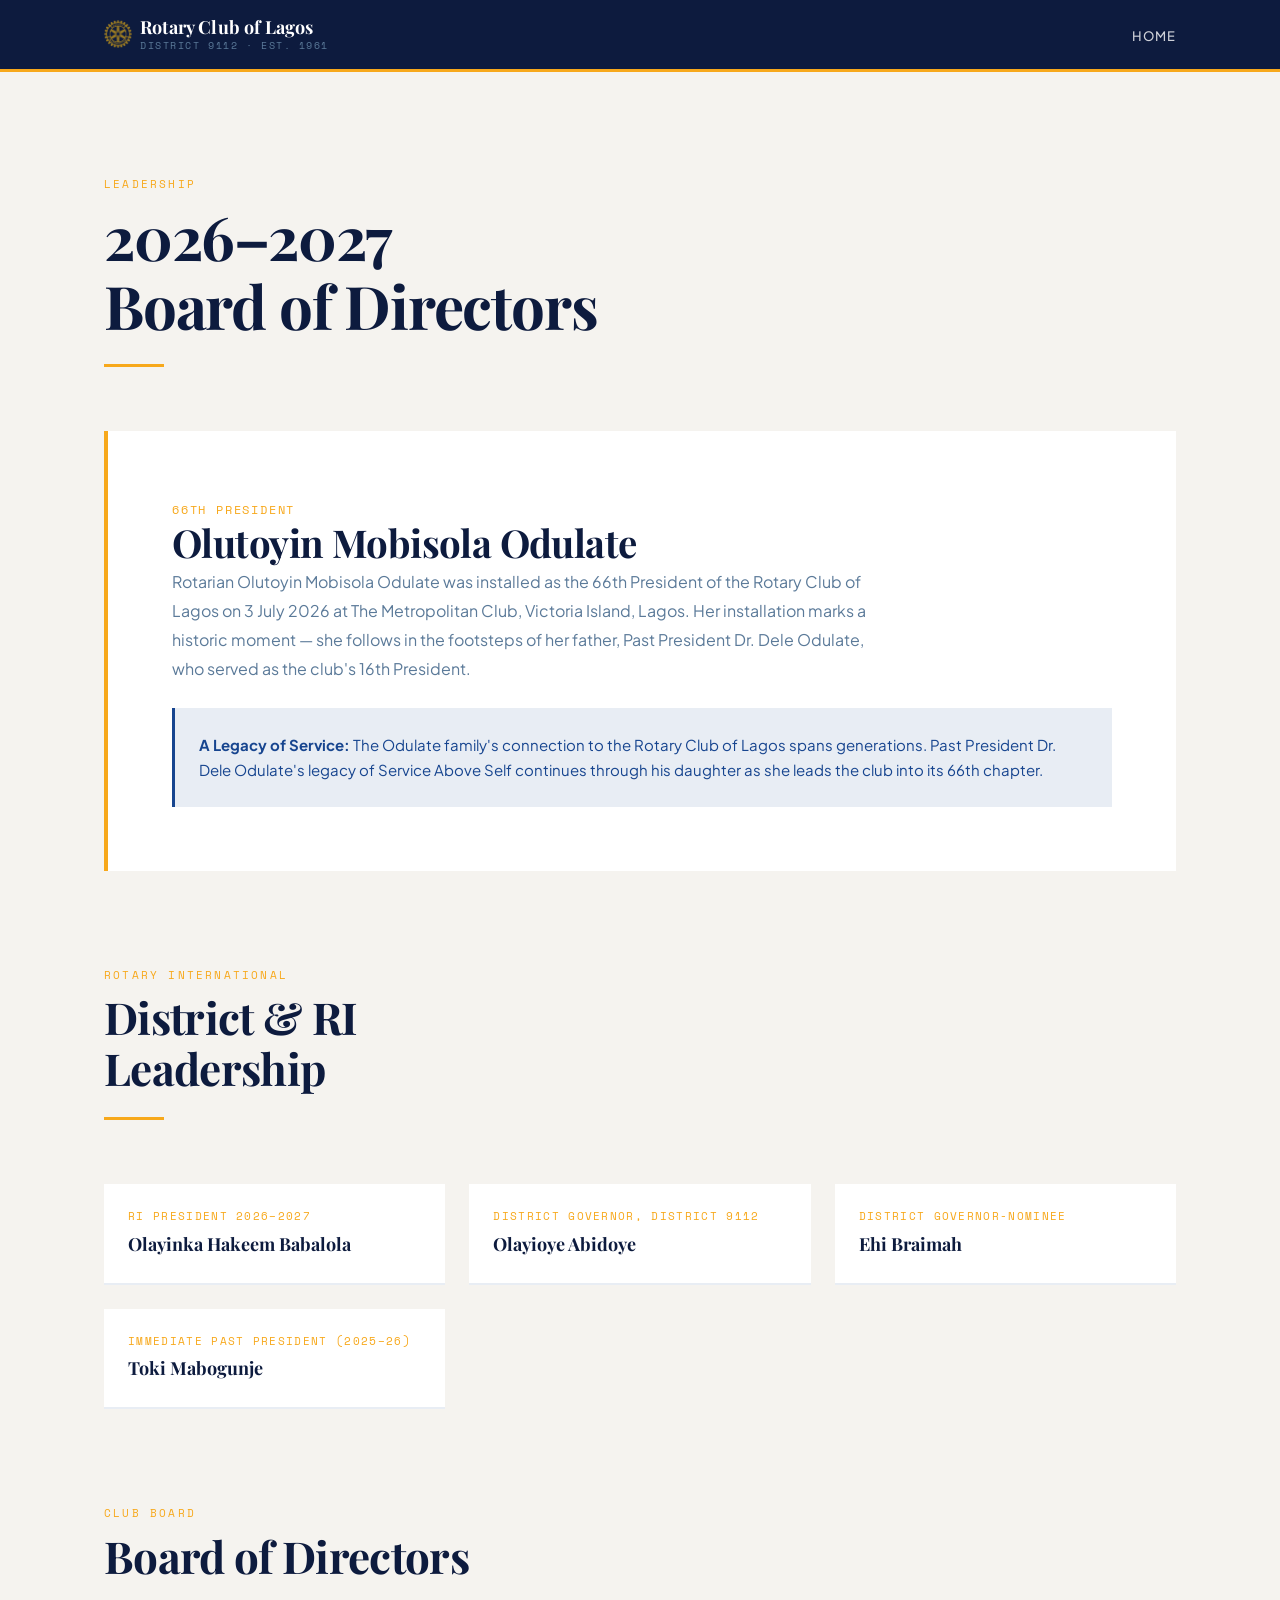
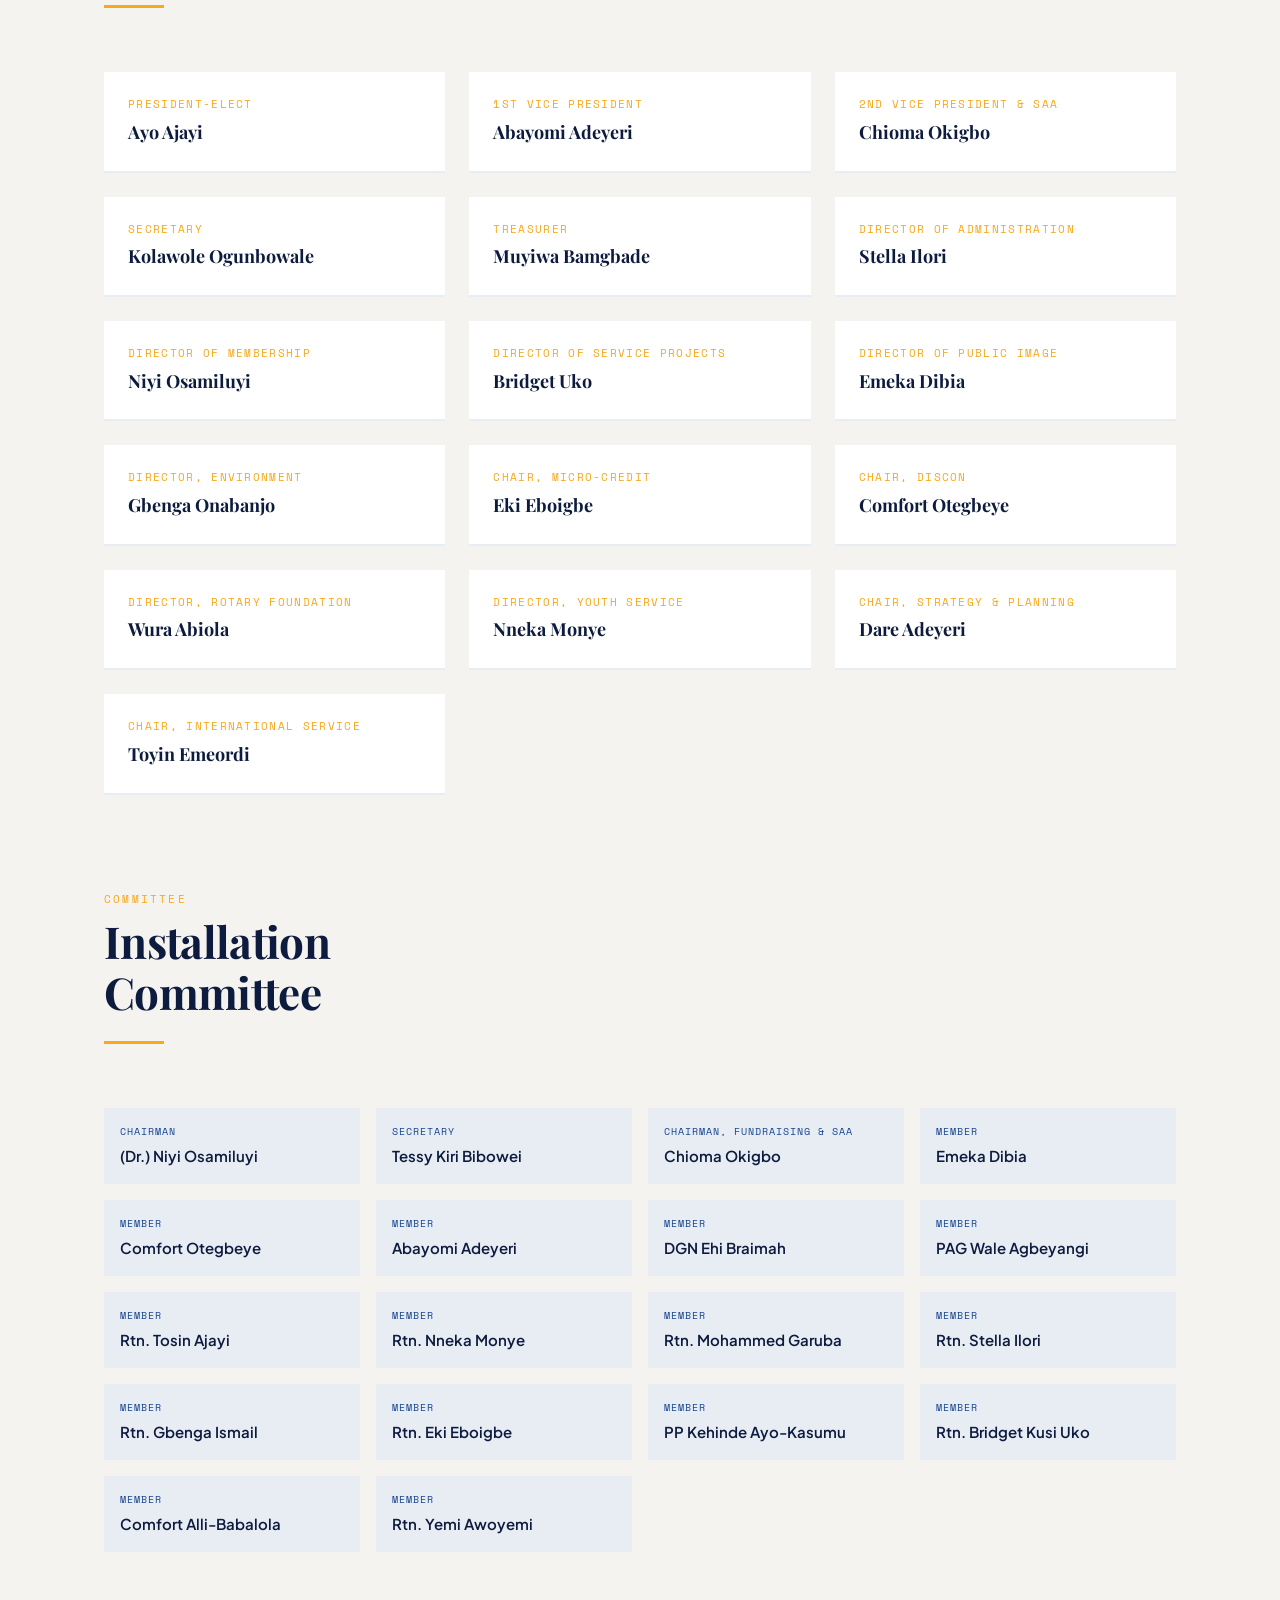
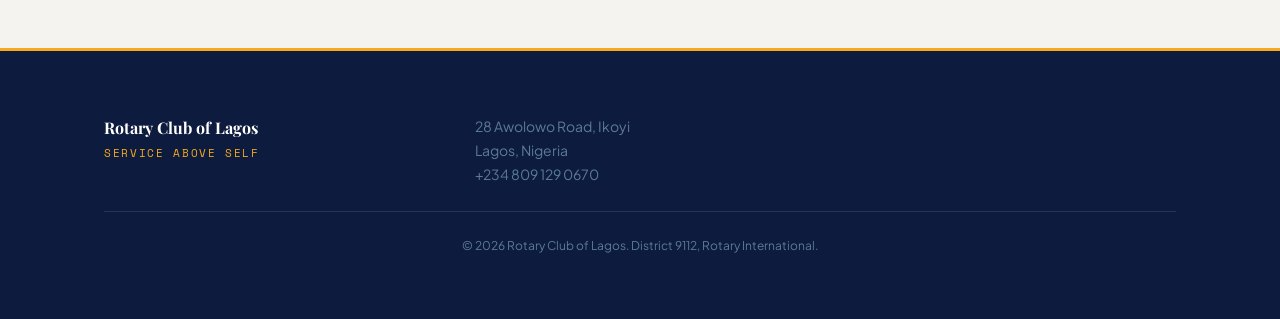
<file: leadership.html>
<!DOCTYPE html>
<html lang="en">
<head>
  <meta charset="UTF-8">
  <meta name="viewport" content="width=device-width, initial-scale=1.0">
  <title>Leadership — Rotary Club of Lagos</title>
  <meta name="description" content="Meet the 66th President and the 2026–2027 Board of Directors of the Rotary Club of Lagos.">
  <link rel="preconnect" href="https://fonts.googleapis.com">
  <link rel="preconnect" href="https://fonts.gstatic.com" crossorigin>
  <link href="https://fonts.googleapis.com/css2?family=Playfair+Display:ital,wght@0,700;1,700&family=Plus+Jakarta+Sans:wght@400;500;600;700&family=Space+Mono:wght@400&display=swap" rel="stylesheet">
  <link rel="stylesheet" href="css/style.css">
</head>
<body>

  <!-- Navigation -->
  <nav class="nav" aria-label="Main navigation">
    <div class="nav__inner">
      <a href="index.html" class="nav__brand" aria-label="Rotary Club of Lagos — Home">
        <img src="assets/rotary-logo.png" alt="" class="nav__brand-logo" aria-hidden="true" width="140" height="53">
        <span class="nav__brand-text">
          <span class="nav__brand-name">Rotary Club of Lagos</span>
          <span class="nav__brand-sub">District 9112 &middot; Est. 1961</span>
        </span>
      </a>
      <ul class="nav__links">
        <li><a href="index.html">Home</a></li>
        <!--
        <li><a href="about.html">Our Story</a></li>
        <li><a href="leadership.html" aria-current="page">Leadership</a></li>
        <li><a href="installation.html">Installation</a></li>
        <li><a href="presidents.html">Past Presidents</a></li>
        <li><a href="contact.html">Contact</a></li>
        -->
      </ul>
      <button class="nav__toggle" aria-label="Open menu" aria-expanded="false" aria-controls="nav-overlay">
        <svg viewBox="0 0 24 24" aria-hidden="true"><line x1="3" y1="6" x2="21" y2="6"/><line x1="3" y1="12" x2="21" y2="12"/><line x1="3" y1="18" x2="21" y2="18"/></svg>
      </button>
    </div>
  </nav>

  <!-- Mobile Overlay -->
  <div class="nav__overlay" id="nav-overlay" aria-hidden="true" role="dialog" aria-label="Mobile navigation">
    <button class="nav__close" aria-label="Close menu">&times;</button>
    <ul class="nav__overlay-links">
      <li><a href="index.html">Home</a></li>
      <!--
      <li><a href="about.html">Our Story</a></li>
      <li><a href="leadership.html" aria-current="page">Leadership</a></li>
      <li><a href="installation.html">Installation</a></li>
      <li><a href="presidents.html">Past Presidents</a></li>
      <li><a href="contact.html">Contact</a></li>
      -->
    </ul>
  </div>

  <!-- Page Content -->
  <main class="page-content">
    <div class="container">

      <div class="section-header">
        <span class="section-header__kicker">Leadership</span>
        <h1 class="section-header__title">2026–2027<br>Board of Directors</h1>
        <hr class="section-header__rule">
      </div>

      <!-- President Card -->
      <section class="president-card fade-in" aria-label="Club President">
        <div>
          <span class="president-card__title">66th President</span>
          <h2 class="president-card__name">Olutoyin Mobisola Odulate</h2>
          <p class="president-card__bio">
            Rotarian Olutoyin Mobisola Odulate was installed as the 66th President of 
            the Rotary Club of Lagos on 3 July 2026 at The Metropolitan Club, 
            Victoria Island, Lagos. Her installation marks a historic moment — she 
            follows in the footsteps of her father, Past President Dr. Dele Odulate, 
            who served as the club's 16th President.
          </p>
          <div class="president-card__legacy">
            <strong>A Legacy of Service:</strong> The Odulate family's connection to 
            the Rotary Club of Lagos spans generations. Past President Dr. Dele Odulate's 
            legacy of Service Above Self continues through his daughter as she leads 
            the club into its 66th chapter.
          </div>
        </div>
      </section>

      <!-- RI & District Leadership -->
      <section style="margin-top:var(--space-3xl)" aria-label="Rotary International and District leadership">
        <div class="section-header">
          <span class="section-header__kicker">Rotary International</span>
          <h2 class="section-header__title">District &amp; RI<br>Leadership</h2>
          <hr class="section-header__rule">
        </div>
        <div class="board-grid">
          <div class="board-member">
            <span class="board-member__role">RI President 2026–2027</span>
            <div class="board-member__name">Olayinka Hakeem Babalola</div>
          </div>
          <div class="board-member">
            <span class="board-member__role">District Governor, District 9112</span>
            <div class="board-member__name">Olayioye Abidoye</div>
          </div>
          <div class="board-member">
            <span class="board-member__role">District Governor-Nominee</span>
            <div class="board-member__name">Ehi Braimah</div>
          </div>
          <div class="board-member">
            <span class="board-member__role">Immediate Past President (2025–26)</span>
            <div class="board-member__name">Toki Mabogunje</div>
          </div>
        </div>
      </section>

      <!-- Club Board -->
      <section style="margin-top:var(--space-3xl)" aria-label="Club Board of Directors">
        <div class="section-header">
          <span class="section-header__kicker">Club Board</span>
          <h2 class="section-header__title">Board of Directors</h2>
          <hr class="section-header__rule">
        </div>
        <div class="board-grid">
          <div class="board-member">
            <span class="board-member__role">President-Elect</span>
            <div class="board-member__name">Ayo Ajayi</div>
          </div>
          <div class="board-member">
            <span class="board-member__role">1st Vice President</span>
            <div class="board-member__name">Abayomi Adeyeri</div>
          </div>
          <div class="board-member">
            <span class="board-member__role">2nd Vice President &amp; SAA</span>
            <div class="board-member__name">Chioma Okigbo</div>
          </div>
          <div class="board-member">
            <span class="board-member__role">Secretary</span>
            <div class="board-member__name">Kolawole Ogunbowale</div>
          </div>
          <div class="board-member">
            <span class="board-member__role">Treasurer</span>
            <div class="board-member__name">Muyiwa Bamgbade</div>
          </div>
          <div class="board-member">
            <span class="board-member__role">Director of Administration</span>
            <div class="board-member__name">Stella Ilori</div>
          </div>
          <div class="board-member">
            <span class="board-member__role">Director of Membership</span>
            <div class="board-member__name">Niyi Osamiluyi</div>
          </div>
          <div class="board-member">
            <span class="board-member__role">Director of Service Projects</span>
            <div class="board-member__name">Bridget Uko</div>
          </div>
          <div class="board-member">
            <span class="board-member__role">Director of Public Image</span>
            <div class="board-member__name">Emeka Dibia</div>
          </div>
          <div class="board-member">
            <span class="board-member__role">Director, Environment</span>
            <div class="board-member__name">Gbenga Onabanjo</div>
          </div>
          <div class="board-member">
            <span class="board-member__role">Chair, Micro-Credit</span>
            <div class="board-member__name">Eki Eboigbe</div>
          </div>
          <div class="board-member">
            <span class="board-member__role">Chair, DISCON</span>
            <div class="board-member__name">Comfort Otegbeye</div>
          </div>
          <div class="board-member">
            <span class="board-member__role">Director, Rotary Foundation</span>
            <div class="board-member__name">Wura Abiola</div>
          </div>
          <div class="board-member">
            <span class="board-member__role">Director, Youth Service</span>
            <div class="board-member__name">Nneka Monye</div>
          </div>
          <div class="board-member">
            <span class="board-member__role">Chair, Strategy &amp; Planning</span>
            <div class="board-member__name">Dare Adeyeri</div>
          </div>
          <div class="board-member">
            <span class="board-member__role">Chair, International Service</span>
            <div class="board-member__name">Toyin Emeordi</div>
          </div>
        </div>
      </section>

      <!-- Installation Committee -->
      <section style="margin-top:var(--space-3xl)" aria-label="Installation Committee">
        <div class="section-header">
          <span class="section-header__kicker">Committee</span>
          <h2 class="section-header__title">Installation<br>Committee</h2>
          <hr class="section-header__rule">
        </div>
        <div class="committee-grid">
          <div class="committee-member">
            <span class="committee-member__role">Chairman</span>
            <div class="committee-member__name">(Dr.) Niyi Osamiluyi</div>
          </div>
          <div class="committee-member">
            <span class="committee-member__role">Secretary</span>
            <div class="committee-member__name">Tessy Kiri Bibowei</div>
          </div>
          <div class="committee-member">
            <span class="committee-member__role">Chairman, Fundraising &amp; SAA</span>
            <div class="committee-member__name">Chioma Okigbo</div>
          </div>
          <div class="committee-member">
            <span class="committee-member__role">Member</span>
            <div class="committee-member__name">Emeka Dibia</div>
          </div>
          <div class="committee-member">
            <span class="committee-member__role">Member</span>
            <div class="committee-member__name">Comfort Otegbeye</div>
          </div>
          <div class="committee-member">
            <span class="committee-member__role">Member</span>
            <div class="committee-member__name">Abayomi Adeyeri</div>
          </div>
          <div class="committee-member">
            <span class="committee-member__role">Member</span>
            <div class="committee-member__name">DGN Ehi Braimah</div>
          </div>
          <div class="committee-member">
            <span class="committee-member__role">Member</span>
            <div class="committee-member__name">PAG Wale Agbeyangi</div>
          </div>
          <div class="committee-member">
            <span class="committee-member__role">Member</span>
            <div class="committee-member__name">Rtn. Tosin Ajayi</div>
          </div>
          <div class="committee-member">
            <span class="committee-member__role">Member</span>
            <div class="committee-member__name">Rtn. Nneka Monye</div>
          </div>
          <div class="committee-member">
            <span class="committee-member__role">Member</span>
            <div class="committee-member__name">Rtn. Mohammed Garuba</div>
          </div>
          <div class="committee-member">
            <span class="committee-member__role">Member</span>
            <div class="committee-member__name">Rtn. Stella Ilori</div>
          </div>
          <div class="committee-member">
            <span class="committee-member__role">Member</span>
            <div class="committee-member__name">Rtn. Gbenga Ismail</div>
          </div>
          <div class="committee-member">
            <span class="committee-member__role">Member</span>
            <div class="committee-member__name">Rtn. Eki Eboigbe</div>
          </div>
          <div class="committee-member">
            <span class="committee-member__role">Member</span>
            <div class="committee-member__name">PP Kehinde Ayo-Kasumu</div>
          </div>
          <div class="committee-member">
            <span class="committee-member__role">Member</span>
            <div class="committee-member__name">Rtn. Bridget Kusi Uko</div>
          </div>
          <div class="committee-member">
            <span class="committee-member__role">Member</span>
            <div class="committee-member__name">Comfort Alli-Babalola</div>
          </div>
          <div class="committee-member">
            <span class="committee-member__role">Member</span>
            <div class="committee-member__name">Rtn. Yemi Awoyemi</div>
          </div>
        </div>
      </section>

    </div>
  </main>

  <!-- Footer -->
  <footer class="footer">
    <div class="container">
      <div class="footer__inner">
        <div>
          <div class="footer__brand">Rotary Club of Lagos</div>
          <div class="footer__motto">Service Above Self</div>
        </div>
        <div class="footer__address">
          28 Awolowo Road, Ikoyi<br>
          Lagos, Nigeria<br>
          <a href="tel:+2348091290670" style="color:var(--slate)">+234 809 129 0670</a>
        </div>
        <!--
        <ul class="footer__links">
          <li><a href="about.html">Our Story</a></li>
          <li><a href="leadership.html">Leadership</a></li>
          <li><a href="installation.html">Installation</a></li>
          <li><a href="presidents.html">Past Presidents</a></li>
          <li><a href="contact.html">Contact</a></li>
        </ul>
        -->
      </div>
      <div class="footer__copy">
        &copy; 2026 Rotary Club of Lagos. District 9112, Rotary International.
      </div>
    </div>
  </footer>

  <script src="js/main.js"></script>
</body>
</html>
</file>
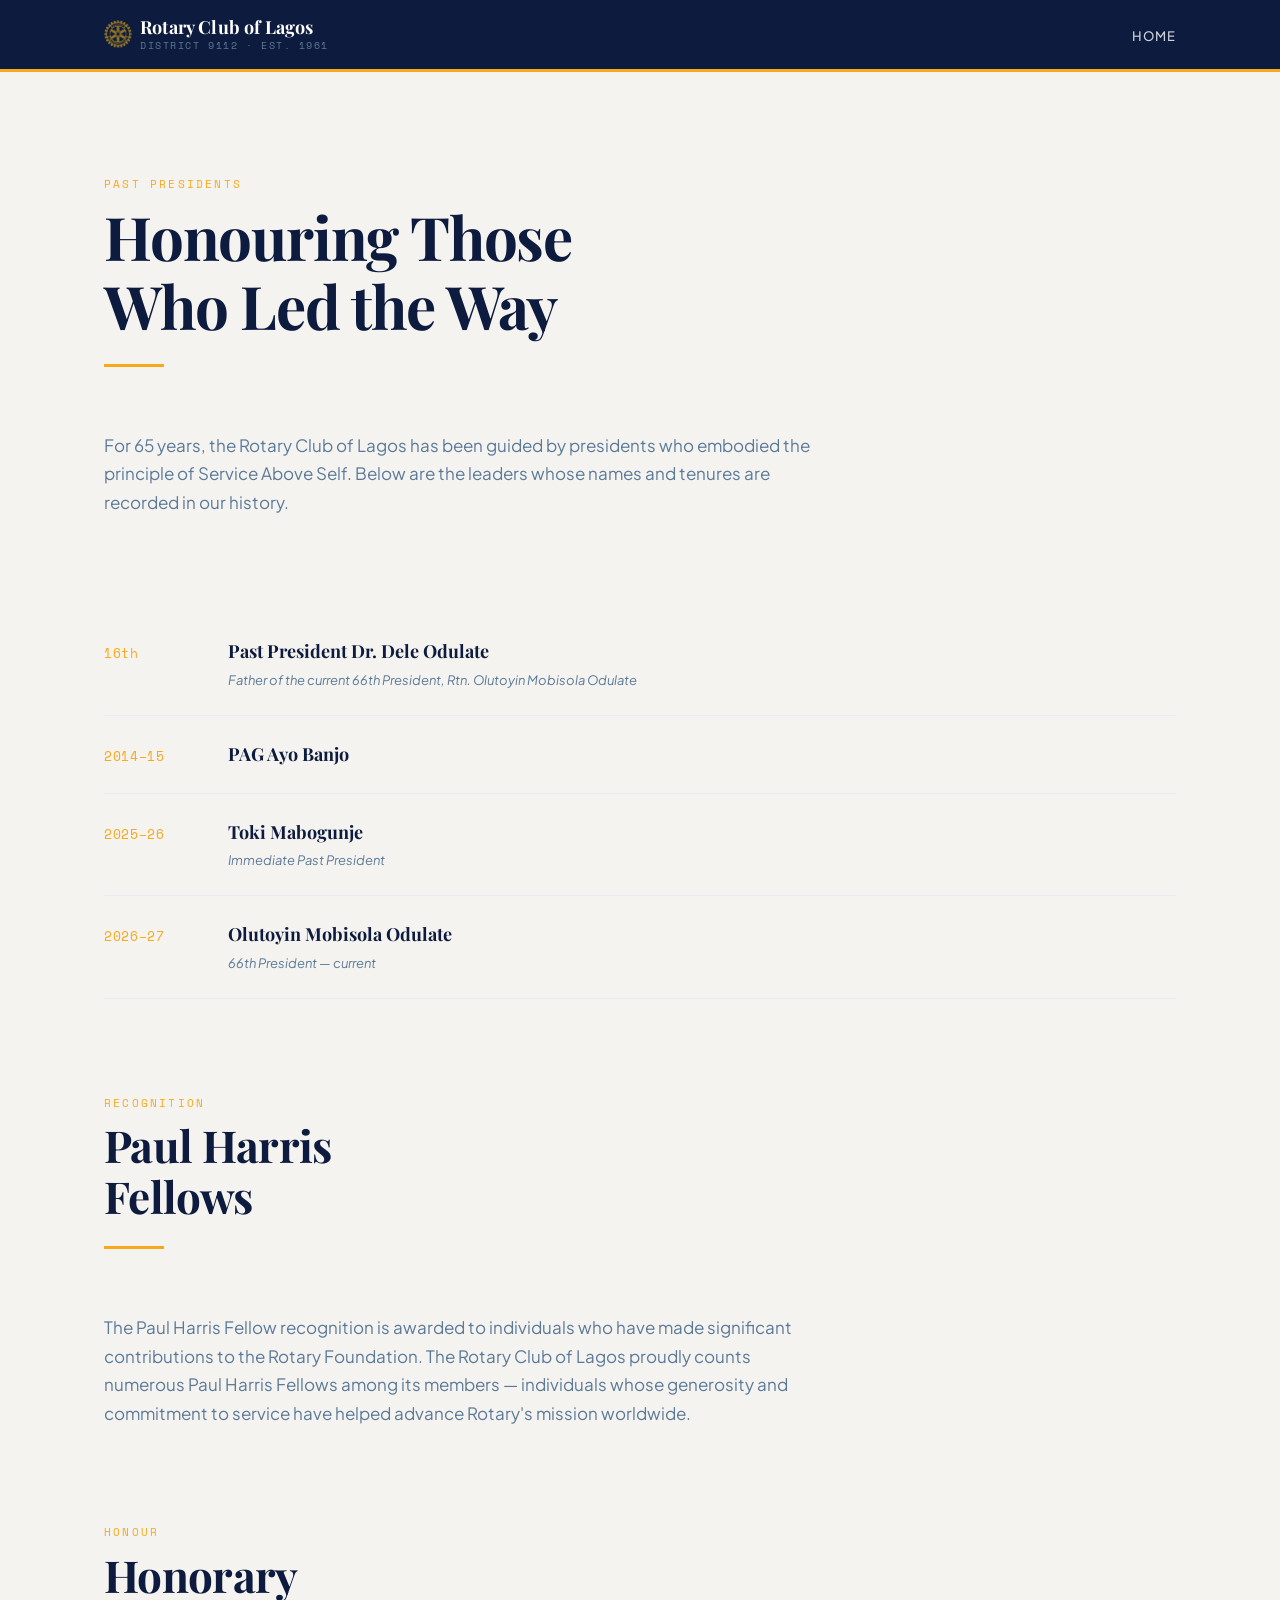
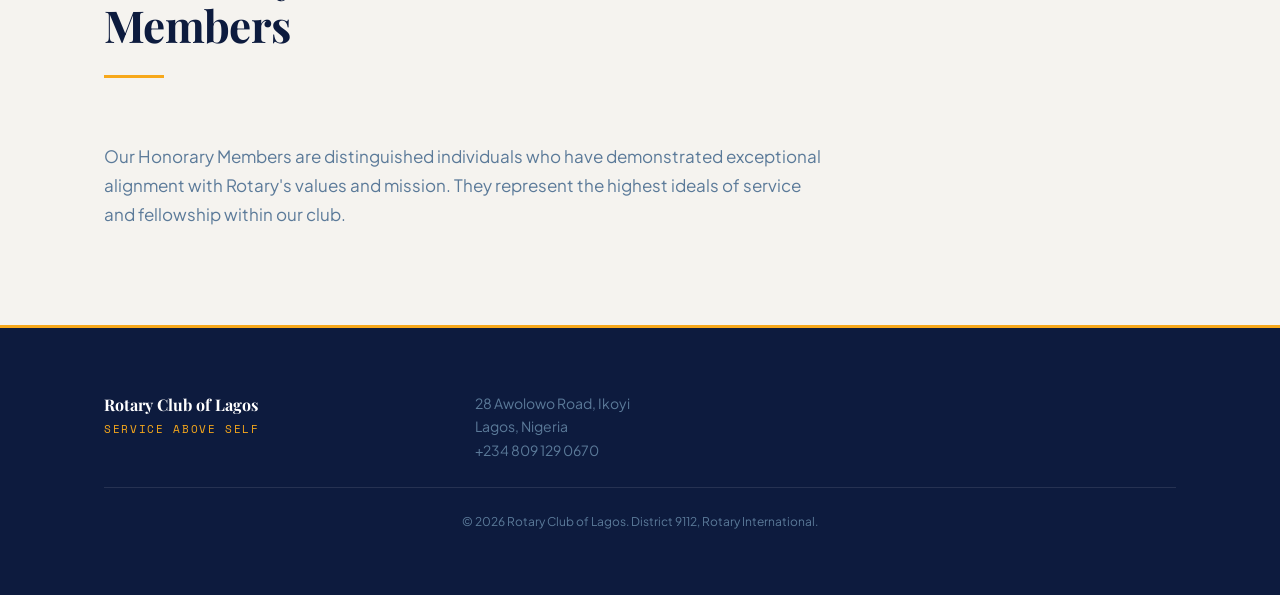
<file: presidents.html>
<!DOCTYPE html>
<html lang="en">
<head>
  <meta charset="UTF-8">
  <meta name="viewport" content="width=device-width, initial-scale=1.0">
  <title>Past Presidents — Rotary Club of Lagos</title>
  <meta name="description" content="Past Presidents of the Rotary Club of Lagos — honouring the leaders who have shaped our legacy since 1961.">
  <link rel="preconnect" href="https://fonts.googleapis.com">
  <link rel="preconnect" href="https://fonts.gstatic.com" crossorigin>
  <link href="https://fonts.googleapis.com/css2?family=Playfair+Display:ital,wght@0,700;1,700&family=Plus+Jakarta+Sans:wght@400;500;600;700&family=Space+Mono:wght@400&display=swap" rel="stylesheet">
  <link rel="stylesheet" href="css/style.css">
</head>
<body>

  <!-- Navigation -->
  <nav class="nav" aria-label="Main navigation">
    <div class="nav__inner">
      <a href="index.html" class="nav__brand" aria-label="Rotary Club of Lagos — Home">
        <img src="assets/rotary-logo.png" alt="" class="nav__brand-logo" aria-hidden="true" width="140" height="53">
        <span class="nav__brand-text">
          <span class="nav__brand-name">Rotary Club of Lagos</span>
          <span class="nav__brand-sub">District 9112 &middot; Est. 1961</span>
        </span>
      </a>
      <ul class="nav__links">
        <li><a href="index.html">Home</a></li>
        <!--
        <li><a href="about.html">Our Story</a></li>
        <li><a href="leadership.html">Leadership</a></li>
        <li><a href="installation.html">Installation</a></li>
        <li><a href="presidents.html" aria-current="page">Past Presidents</a></li>
        <li><a href="contact.html">Contact</a></li>
        -->
      </ul>
      <button class="nav__toggle" aria-label="Open menu" aria-expanded="false" aria-controls="nav-overlay">
        <svg viewBox="0 0 24 24" aria-hidden="true"><line x1="3" y1="6" x2="21" y2="6"/><line x1="3" y1="12" x2="21" y2="12"/><line x1="3" y1="18" x2="21" y2="18"/></svg>
      </button>
    </div>
  </nav>

  <!-- Mobile Overlay -->
  <div class="nav__overlay" id="nav-overlay" aria-hidden="true" role="dialog" aria-label="Mobile navigation">
    <button class="nav__close" aria-label="Close menu">&times;</button>
    <ul class="nav__overlay-links">
      <li><a href="index.html">Home</a></li>
      <!--
      <li><a href="about.html">Our Story</a></li>
      <li><a href="leadership.html">Leadership</a></li>
      <li><a href="installation.html">Installation</a></li>
      <li><a href="presidents.html" aria-current="page">Past Presidents</a></li>
      <li><a href="contact.html">Contact</a></li>
      -->
    </ul>
  </div>

  <!-- Page Content -->
  <main class="page-content">
    <div class="container">

      <div class="section-header">
        <span class="section-header__kicker">Past Presidents</span>
        <h1 class="section-header__title">Honouring Those<br>Who Led the Way</h1>
        <hr class="section-header__rule">
      </div>

      <p style="max-width:60ch;color:var(--slate);font-size:1.0625rem;line-height:1.7;margin-bottom:var(--space-3xl)">
        For 65 years, the Rotary Club of Lagos has been guided by presidents who 
        embodied the principle of Service Above Self. Below are the leaders 
        whose names and tenures are recorded in our history.
      </p>

      <ul class="presidents-list">
        <li class="presidents-list__item fade-in">
          <span class="presidents-list__year">16th</span>
          <div>
            <div class="presidents-list__name">Past President Dr. Dele Odulate</div>
            <div class="presidents-list__note">Father of the current 66th President, Rtn. Olutoyin Mobisola Odulate</div>
          </div>
        </li>
        <li class="presidents-list__item fade-in">
          <span class="presidents-list__year">2014–15</span>
          <div>
            <div class="presidents-list__name">PAG Ayo Banjo</div>
          </div>
        </li>
        <li class="presidents-list__item fade-in">
          <span class="presidents-list__year">2025–26</span>
          <div>
            <div class="presidents-list__name">Toki Mabogunje</div>
            <div class="presidents-list__note">Immediate Past President</div>
          </div>
        </li>
        <li class="presidents-list__item fade-in">
          <span class="presidents-list__year">2026–27</span>
          <div>
            <div class="presidents-list__name">Olutoyin Mobisola Odulate</div>
            <div class="presidents-list__note">66th President — current</div>
          </div>
        </li>
      </ul>

      <!-- Paul Harris Fellows Note -->
      <section style="margin-top:var(--space-3xl)" aria-label="Paul Harris Fellows">
        <div class="section-header">
          <span class="section-header__kicker">Recognition</span>
          <h2 class="section-header__title">Paul Harris<br>Fellows</h2>
          <hr class="section-header__rule">
        </div>
        <p style="max-width:60ch;color:var(--slate);font-size:1.0625rem;line-height:1.7">
          The Paul Harris Fellow recognition is awarded to individuals who have 
          made significant contributions to the Rotary Foundation. The Rotary Club 
          of Lagos proudly counts numerous Paul Harris Fellows among its members — 
          individuals whose generosity and commitment to service have helped advance 
          Rotary's mission worldwide.
        </p>
      </section>

      <!-- Honorary Members Note -->
      <section style="margin-top:var(--space-3xl)" aria-label="Honorary Members">
        <div class="section-header">
          <span class="section-header__kicker">Honour</span>
          <h2 class="section-header__title">Honorary<br>Members</h2>
          <hr class="section-header__rule">
        </div>
        <p style="max-width:60ch;color:var(--slate);font-size:1.0625rem;line-height:1.7">
          Our Honorary Members are distinguished individuals who have demonstrated 
          exceptional alignment with Rotary's values and mission. They represent the 
          highest ideals of service and fellowship within our club.
        </p>
      </section>

    </div>
  </main>

  <!-- Footer -->
  <footer class="footer">
    <div class="container">
      <div class="footer__inner">
        <div>
          <div class="footer__brand">Rotary Club of Lagos</div>
          <div class="footer__motto">Service Above Self</div>
        </div>
        <div class="footer__address">
          28 Awolowo Road, Ikoyi<br>
          Lagos, Nigeria<br>
          <a href="tel:+2348091290670" style="color:var(--slate)">+234 809 129 0670</a>
        </div>
        <!--
        <ul class="footer__links">
          <li><a href="about.html">Our Story</a></li>
          <li><a href="leadership.html">Leadership</a></li>
          <li><a href="installation.html">Installation</a></li>
          <li><a href="presidents.html">Past Presidents</a></li>
          <li><a href="contact.html">Contact</a></li>
        </ul>
        -->
      </div>
      <div class="footer__copy">
        &copy; 2026 Rotary Club of Lagos. District 9112, Rotary International.
      </div>
    </div>
  </footer>

  <script src="js/main.js"></script>
</body>
</html>
</file>
<file: css/style.css>
/* ============================================
   ROTARY CLUB OF LAGOS — DESIGN SYSTEM
   65 Years of Service Above Self
   ============================================ */

/* --- TOKENS --- */
:root {
  /* Colors */
  --royal-blue: #17458F;
  --rotary-gold: #F7A81B;
  --deep-indigo: #0D1B3E;
  --warm-linen: #F5F3EF;
  --slate: #5B7A99;
  --white: #FFFFFF;
  --gold-muted: #D4920E;
  --blue-light: #E8EDF4;
  --indigo-soft: #162D54;

  /* Typography */
  --font-display: 'Playfair Display', Georgia, serif;
  --font-body: 'Plus Jakarta Sans', 'Segoe UI', sans-serif;
  --font-mono: 'Space Mono', 'Courier New', monospace;

  /* Spacing */
  --space-xs: 0.25rem;
  --space-sm: 0.5rem;
  --space-md: 1rem;
  --space-lg: 1.5rem;
  --space-xl: 2.5rem;
  --space-2xl: 4rem;
  --space-3xl: 6rem;

  /* Layout */
  --max-width: 1120px;
  --nav-height: 72px;

  /* Focus */
  --focus-outline: 2px solid var(--rotary-gold);
  --focus-offset: 3px;
}

/* --- RESET & BASE --- */
*,
*::before,
*::after {
  box-sizing: border-box;
  margin: 0;
  padding: 0;
}

html {
  font-size: 16px;
  scroll-behavior: smooth;
  -webkit-text-size-adjust: 100%;
}

body {
  font-family: var(--font-body);
  color: var(--deep-indigo);
  background-color: var(--warm-linen);
  line-height: 1.6;
  -webkit-font-smoothing: antialiased;
  -moz-osx-font-smoothing: grayscale;
}

img {
  max-width: 100%;
  display: block;
}

a {
  color: var(--royal-blue);
  text-decoration: none;
  transition: color 0.2s ease;
}

a:hover {
  color: var(--rotary-gold);
}

/* Focus states — visible keyboard navigation */
:focus-visible {
  outline: var(--focus-outline);
  outline-offset: var(--focus-offset);
}

:focus:not(:focus-visible) {
  outline: none;
}

/* Reduced motion */
@media (prefers-reduced-motion: reduce) {
  html {
    scroll-behavior: auto;
  }
  *,
  *::before,
  *::after {
    animation-duration: 0.01ms !important;
    transition-duration: 0.01ms !important;
  }
}

/* --- TYPOGRAPHY --- */
h1, h2, h3, h4, h5, h6 {
  font-family: var(--font-display);
  font-weight: 700;
  line-height: 1.15;
  color: var(--deep-indigo);
}

h1 {
  font-size: clamp(2.25rem, 5vw, 3.75rem);
  letter-spacing: -0.02em;
}

h2 {
  font-size: clamp(1.75rem, 3.5vw, 2.75rem);
  letter-spacing: -0.015em;
}

h3 {
  font-size: clamp(1.25rem, 2vw, 1.75rem);
}

h4 {
  font-size: 1.125rem;
  font-family: var(--font-body);
  font-weight: 600;
}

p {
  max-width: 65ch;
}

.mono {
  font-family: var(--font-mono);
  font-size: 0.875em;
  letter-spacing: 0.02em;
}

.gold-text {
  color: var(--rotary-gold);
}

.blue-text {
  color: var(--royal-blue);
}

/* --- LAYOUT --- */
.container {
  width: 100%;
  max-width: var(--max-width);
  margin-inline: auto;
  padding-inline: var(--space-lg);
}

.section {
  padding-block: var(--space-3xl);
}

.section--tight {
  padding-block: var(--space-2xl);
}

/* The gold spine — signature element */
.spine {
  position: relative;
}

.spine::before {
  content: '';
  position: absolute;
  left: 0;
  top: 0;
  bottom: 0;
  width: 3px;
  background: var(--rotary-gold);
}

/* --- NAVIGATION --- */
.nav {
  position: fixed;
  top: 0;
  left: 0;
  right: 0;
  z-index: 100;
  height: var(--nav-height);
  background: var(--deep-indigo);
  border-bottom: 3px solid var(--rotary-gold);
  display: flex;
  align-items: center;
}

.nav__inner {
  width: 100%;
  max-width: var(--max-width);
  margin-inline: auto;
  padding-inline: var(--space-lg);
  display: flex;
  align-items: center;
  justify-content: space-between;
}

.nav__brand {
  display: flex;
  align-items: center;
  gap: var(--space-sm);
  position: relative;
}

.nav__brand-logo {
  height: 28px;
  width: auto;
  opacity: 0.6;
  flex-shrink: 0;
  align-self: center;
  transition: opacity 0.3s ease;
}

.nav__brand-text {
  display: flex;
  flex-direction: column;
  line-height: 1.2;
}

.nav__brand-name {
  font-family: var(--font-display);
  font-weight: 700;
  font-size: 1.125rem;
  color: var(--white);
  letter-spacing: 0.01em;
}

.nav__brand-sub {
  font-family: var(--font-mono);
  font-size: 0.65rem;
  color: var(--slate);
  text-transform: uppercase;
  letter-spacing: 0.15em;
}

.nav__links {
  display: flex;
  list-style: none;
  gap: var(--space-xl);
  align-items: center;
}

.nav__links a {
  font-family: var(--font-body);
  font-size: 0.8125rem;
  font-weight: 500;
  color: var(--white);
  text-transform: uppercase;
  letter-spacing: 0.08em;
  padding: var(--space-xs) 0;
  position: relative;
  opacity: 0.8;
  transition: opacity 0.2s ease, color 0.2s ease;
}

.nav__links a:hover,
.nav__links a[aria-current="page"] {
  opacity: 1;
  color: var(--rotary-gold);
}

.nav__links a[aria-current="page"]::after {
  content: '';
  position: absolute;
  bottom: -4px;
  left: 0;
  right: 0;
  height: 2px;
  background: var(--rotary-gold);
}

.nav__toggle {
  display: none;
  background: none;
  border: none;
  cursor: pointer;
  padding: var(--space-sm);
  color: var(--white);
}

.nav__toggle svg {
  width: 24px;
  height: 24px;
  stroke: currentColor;
  fill: none;
  stroke-width: 2;
}

/* --- MAIN CONTENT OFFSET --- */
.page-content {
  padding-top: calc(var(--nav-height) + var(--space-3xl));
  padding-bottom: var(--space-3xl);
}

/* --- HERO (Home) --- */
.hero {
  position: relative;
  min-height: 85vh;
  display: flex;
  align-items: center;
  background: var(--deep-indigo);
  overflow: hidden;
  padding-top: var(--nav-height);
}

.hero__content {
  position: relative;
  z-index: 2;
  max-width: 640px;
}

.hero__year {
  font-family: var(--font-mono);
  font-size: clamp(0.75rem, 1.2vw, 0.875rem);
  color: var(--rotary-gold);
  text-transform: uppercase;
  letter-spacing: 0.2em;
  margin-bottom: var(--space-md);
  display: block;
  /* Motion: starts hidden, animated in by @keyframes below */
  opacity: 0;
  clip-path: inset(0 100% 0 0);
  animation: hero-wipe-in 0.5s cubic-bezier(0.22, 1, 0.36, 1) 0.3s forwards;
}

.hero__title {
  color: var(--white);
  margin-bottom: var(--space-lg);
  /* Motion: starts hidden, animated in by @keyframes below */
  opacity: 0;
  transform: translateY(12px) scale(0.96);
  animation: hero-title-in 0.6s cubic-bezier(0.22, 1, 0.36, 1) 0.5s forwards;
}

.hero__title em {
  font-style: italic;
  color: var(--rotary-gold);
}

.hero__subtitle {
  font-size: 1.125rem;
  color: var(--slate);
  margin-bottom: var(--space-xl);
  max-width: 480px;
  line-height: 1.7;
  /* Motion: starts hidden, animated in by @keyframes below */
  opacity: 0;
  animation: hero-fade-in 0.4s ease 0.7s forwards;
}

.hero__actions {
  display: flex;
  gap: var(--space-md);
  flex-wrap: wrap;
  /* Motion: starts hidden, animated in by @keyframes below */
  opacity: 0;
  animation: hero-fade-in 0.4s ease 0.9s forwards;
}

/* Rotary wheel watermark — signature background element */
.hero__wheel {
  position: absolute;
  right: -8%;
  top: 50%;
  transform: translateY(-50%);
  width: 55vw;
  max-width: 600px;
  opacity: 0.4;
  z-index: 1;
  /* Motion: image scales in with a subtle drift */
  animation: hero-image-in 1s cubic-bezier(0.22, 1, 0.36, 1) 0s forwards;
}

.hero__wheel img {
  width: 100%;
  height: auto;
}

/* --- BUTTONS --- */
.btn {
  display: inline-flex;
  align-items: center;
  gap: var(--space-sm);
  font-family: var(--font-body);
  font-size: 0.8125rem;
  font-weight: 600;
  text-transform: uppercase;
  letter-spacing: 0.08em;
  padding: 0.875rem 1.75rem;
  border: 2px solid transparent;
  cursor: pointer;
  transition: all 0.2s ease;
}

.btn--primary {
  background: var(--rotary-gold);
  color: var(--deep-indigo);
  border-color: var(--rotary-gold);
}

.btn--primary:hover {
  background: var(--white);
  border-color: var(--white);
  color: var(--deep-indigo);
}

.btn--outline {
  background: transparent;
  color: var(--white);
  border-color: var(--slate);
}

.btn--outline:hover {
  border-color: var(--rotary-gold);
  color: var(--rotary-gold);
}

.btn--dark {
  background: var(--royal-blue);
  color: var(--white);
  border-color: var(--royal-blue);
}

.btn--dark:hover {
  background: var(--deep-indigo);
  border-color: var(--deep-indigo);
}

/* --- AREAS OF FOCUS STRIP --- */
.focus-strip {
  background: var(--white);
  border-top: 1px solid var(--blue-light);
  border-bottom: 1px solid var(--blue-light);
  padding: var(--space-xl) 0;
}

.focus-strip__label {
  font-family: var(--font-mono);
  font-size: 0.6875rem;
  text-transform: uppercase;
  letter-spacing: 0.2em;
  color: var(--slate);
  margin-bottom: var(--space-lg);
}

.focus-strip__items {
  display: flex;
  flex-wrap: wrap;
  gap: 0;
  list-style: none;
}

.focus-strip__item {
  font-family: var(--font-body);
  font-size: 0.8125rem;
  font-weight: 500;
  color: var(--royal-blue);
  padding: var(--space-sm) var(--space-lg);
  border-right: 1px solid var(--blue-light);
  white-space: nowrap;
}

.focus-strip__item:last-child {
  border-right: none;
}

/* --- SECTION HEADER --- */
.section-header {
  margin-bottom: var(--space-2xl);
}

.section-header__kicker {
  font-family: var(--font-mono);
  font-size: 0.6875rem;
  text-transform: uppercase;
  letter-spacing: 0.2em;
  color: var(--rotary-gold);
  margin-bottom: var(--space-sm);
  margin-top:var(--space-sm);
  display: block;
}

.section-header__title {
  margin-bottom: var(--space-md);
}

.section-header__rule {
  width: 60px;
  height: 3px;
  background: var(--rotary-gold);
  border: none;
  margin-top: var(--space-lg);
}

/* --- STAT ROW --- */
.stats-band {
  background: var(--deep-indigo);
  padding: var(--space-xl) 0;
}

.stat-row {
  display: grid;
  grid-template-columns: repeat(4, 1fr);
  gap: 0;
}

.stat {
  text-align: center;
  padding: var(--space-lg) var(--space-md);
  position: relative;
}

/* Vertical gold dividers between stats */
.stat:not(:last-child)::after {
  content: '';
  position: absolute;
  right: 0;
  top: 20%;
  height: 60%;
  width: 1px;
  background: rgba(247, 168, 27, 0.3);
}

.stat__number {
  font-family: var(--font-display);
  font-size: clamp(2rem, 4vw, 3rem);
  font-weight: 700;
  color: var(--white);
  line-height: 1;
  margin-bottom: var(--space-xs);
}

.stat__label {
  font-family: var(--font-mono);
  font-size: 0.6875rem;
  text-transform: uppercase;
  letter-spacing: 0.15em;
  color: var(--rotary-gold);
}

/* --- TIMELINE (About page) --- */
.timeline {
  position: relative;
  padding-left: 40px;
}

.timeline::before {
  content: '';
  position: absolute;
  left: 6px;
  top: 0;
  bottom: 0;
  width: 3px;
  background: var(--rotary-gold);
}

.timeline__item {
  position: relative;
  padding-bottom: var(--space-2xl);
}

.timeline__item:last-child {
  padding-bottom: 0;
}

.timeline__dot {
  position: absolute;
  left: -40px;
  top: 4px;
  width: 15px;
  height: 15px;
  border-radius: 50%;
  background: var(--white);
  border: 3px solid var(--rotary-gold);
}

.timeline__year {
  font-family: var(--font-mono);
  font-size: 0.8125rem;
  color: var(--rotary-gold);
  letter-spacing: 0.1em;
  margin-bottom: var(--space-xs);
  display: block;
}

.timeline__title {
  font-family: var(--font-display);
  font-size: 1.25rem;
  font-weight: 700;
  color: var(--deep-indigo);
  margin-bottom: var(--space-xs);
}

.timeline__desc {
  font-size: 0.9375rem;
  color: var(--slate);
  max-width: 55ch;
  line-height: 1.7;
}

/* --- LEADERSHIP --- */
.president-card {
  display: grid;
  grid-template-columns: 1fr;
  gap: var(--space-2xl);
  padding: var(--space-2xl);
  background: var(--white);
  border-left: 4px solid var(--rotary-gold);
}

.president-card__name {
  font-family: var(--font-display);
  font-size: clamp(1.75rem, 3vw, 2.5rem);
  color: var(--deep-indigo);
  margin-bottom: var(--space-xs);
}

.president-card__title {
  font-family: var(--font-mono);
  font-size: 0.75rem;
  text-transform: uppercase;
  letter-spacing: 0.15em;
  color: var(--rotary-gold);
  margin-bottom: var(--space-lg);
}

.president-card__bio {
  font-size: 1rem;
  color: var(--slate);
  line-height: 1.8;
  max-width: 60ch;
}

.president-card__legacy {
  margin-top: var(--space-lg);
  padding: var(--space-lg);
  background: var(--blue-light);
  font-size: 0.9375rem;
  color: var(--royal-blue);
  border-left: 3px solid var(--royal-blue);
  line-height: 1.7;
}

/* Board grid */
.board-grid {
  display: grid;
  grid-template-columns: repeat(auto-fill, minmax(280px, 1fr));
  gap: var(--space-lg);
}

.board-member {
  padding: var(--space-lg);
  background: var(--white);
  border-bottom: 2px solid var(--blue-light);
  transition: border-color 0.2s ease;
}

.board-member:hover {
  border-bottom-color: var(--rotary-gold);
}

.board-member__role {
  font-family: var(--font-mono);
  font-size: 0.6875rem;
  text-transform: uppercase;
  letter-spacing: 0.12em;
  color: var(--rotary-gold);
  margin-bottom: var(--space-xs);
  display: block;
}

.board-member__name {
  font-family: var(--font-display);
  font-size: 1.125rem;
  font-weight: 700;
  color: var(--deep-indigo);
}

/* --- INSTALLATION / INVITATION --- */
.invitation {
  max-width: 680px;
  margin-inline: auto;
  text-align: center;
  padding: var(--space-3xl) var(--space-lg);
  background: var(--white);
  border: 1px solid var(--blue-light);
}

.invitation__kicker {
  font-family: var(--font-mono);
  font-size: 0.6875rem;
  text-transform: uppercase;
  letter-spacing: 0.25em;
  color: var(--rotary-gold);
  margin-bottom: var(--space-lg);
}

.invitation__title {
  font-family: var(--font-display);
  font-size: clamp(1.5rem, 3vw, 2.25rem);
  color: var(--deep-indigo);
  margin-bottom: var(--space-sm);
  line-height: 1.2;
}

.invitation__subtitle {
  font-family: var(--font-display);
  font-size: 1.125rem;
  font-style: italic;
  color: var(--royal-blue);
  margin-bottom: var(--space-2xl);
}

.invitation__rule {
  width: 60px;
  height: 3px;
  background: var(--rotary-gold);
  border: none;
  margin: var(--space-xl) auto;
}

.invitation__detail {
  margin-bottom: var(--space-lg);
}

.invitation__detail-label {
  font-family: var(--font-mono);
  font-size: 0.6875rem;
  text-transform: uppercase;
  letter-spacing: 0.2em;
  color: var(--slate);
  margin-bottom: var(--space-xs);
  display: block;
}

.invitation__detail-value {
  font-family: var(--font-display);
  font-size: 1.25rem;
  font-weight: 700;
  color: var(--deep-indigo);
}

.invitation__detail-note {
  font-size: 0.875rem;
  color: var(--slate);
  margin-top: var(--space-xs);
}

/* Dignitary list */
.dignitary-list {
  list-style: none;
  text-align: left;
  max-width: 500px;
  margin-inline: auto;
  margin-top: var(--space-xl);
}

.dignitary-list li {
  padding: var(--space-md) 0;
  border-bottom: 1px solid var(--blue-light);
  display: flex;
  flex-direction: column;
}

.dignitary-list__name {
  font-family: var(--font-display);
  font-weight: 700;
  color: var(--deep-indigo);
}

.dignitary-list__role {
  font-size: 0.8125rem;
  color: var(--slate);
}

/* Committee list */
.committee-grid {
  display: grid;
  grid-template-columns: repeat(auto-fill, minmax(220px, 1fr));
  gap: var(--space-md);
  margin-top: var(--space-xl);
}

.committee-member {
  padding: var(--space-md);
  background: var(--blue-light);
  font-size: 0.9375rem;
}

.committee-member__role {
  font-family: var(--font-mono);
  font-size: 0.625rem;
  text-transform: uppercase;
  letter-spacing: 0.1em;
  color: var(--royal-blue);
  margin-bottom: var(--space-xs);
  display: block;
}

.committee-member__name {
  font-weight: 600;
  color: var(--deep-indigo);
}

/* --- PRESIDENTS LIST --- */
.presidents-list {
  list-style: none;
}

.presidents-list__item {
  display: grid;
  grid-template-columns: 100px 1fr;
  gap: var(--space-lg);
  padding: var(--space-lg) 0;
  border-bottom: 1px solid var(--blue-light);
  align-items: baseline;
}

.presidents-list__year {
  font-family: var(--font-mono);
  font-size: 0.8125rem;
  color: var(--rotary-gold);
  letter-spacing: 0.05em;
}

.presidents-list__name {
  font-family: var(--font-display);
  font-size: 1.125rem;
  font-weight: 700;
  color: var(--deep-indigo);
}

.presidents-list__note {
  font-size: 0.8125rem;
  color: var(--slate);
  margin-top: var(--space-xs);
  font-style: italic;
}

/* --- CONTACT --- */
.contact-grid {
  display: grid;
  grid-template-columns: repeat(auto-fit, minmax(260px, 1fr));
  gap: var(--space-2xl);
}

.contact-block__label {
  font-family: var(--font-mono);
  font-size: 0.6875rem;
  text-transform: uppercase;
  letter-spacing: 0.2em;
  color: var(--rotary-gold);
  margin-bottom: var(--space-sm);
  display: block;
}

.contact-block__value {
  font-family: var(--font-display);
  font-size: 1.25rem;
  font-weight: 700;
  color: var(--deep-indigo);
  line-height: 1.5;
}

.contact-block__value a {
  color: var(--deep-indigo);
}

.contact-block__value a:hover {
  color: var(--rotary-gold);
}

.social-links {
  display: flex;
  gap: var(--space-lg);
  margin-top: var(--space-lg);
  list-style: none;
}

.social-links a {
  font-family: var(--font-body);
  font-size: 0.875rem;
  font-weight: 500;
  color: var(--royal-blue);
  text-transform: uppercase;
  letter-spacing: 0.05em;
}

.social-links a:hover {
  color: var(--rotary-gold);
}

/* --- FOOTER --- */
.footer {
  background: var(--deep-indigo);
  color: var(--white);
  padding: var(--space-2xl) 0;
  border-top: 3px solid var(--rotary-gold);
}

.footer__inner {
  display: grid;
  grid-template-columns: 1fr 1fr 1fr;
  gap: var(--space-xl);
  align-items: start;
}

.footer__brand {
  font-family: var(--font-display);
  font-weight: 700;
  font-size: 1rem;
  margin-bottom: var(--space-xs);
}

.footer__motto {
  font-family: var(--font-mono);
  font-size: 0.6875rem;
  text-transform: uppercase;
  letter-spacing: 0.15em;
  color: var(--rotary-gold);
}

.footer__address {
  font-size: 0.875rem;
  color: var(--slate);
  line-height: 1.7;
}

.footer__links {
  list-style: none;
  text-align: right;
}

.footer__links a {
  font-size: 0.8125rem;
  color: var(--slate);
  text-transform: uppercase;
  letter-spacing: 0.05em;
  transition: color 0.2s ease;
}

.footer__links a:hover {
  color: var(--rotary-gold);
}

.footer__links li {
  margin-bottom: var(--space-sm);
}

.footer__copy {
  grid-column: 1 / -1;
  text-align: center;
  font-size: 0.75rem;
  color: var(--slate);
  padding-top: var(--space-lg);
  border-top: 1px solid rgba(255, 255, 255, 0.1);
  margin-top: var(--space-lg);
}

.quote__text {
  font-family: var(--font-display);
  font-size: clamp(1.125rem, 2vw, 1.5rem);
  font-style: italic;
  color: var(--deep-indigo);
  line-height: 1.6;
  max-width: 55ch;
  /* Motion: hidden until quote--reveal is added by JS */
  opacity: 0;
  transition: opacity 0.5s ease 0.2s;
}

.quote__attr {
  margin-top: var(--space-lg);
  font-family: var(--font-mono);
  font-size: 0.75rem;
  text-transform: uppercase;
  letter-spacing: 0.1em;
  color: var(--slate);
  /* Motion: hidden until quote--reveal is added by JS */
  opacity: 0;
  transition: opacity 0.5s ease 0.2s;
}

/* --- MOBILE NAV OVERLAY --- */
.nav__overlay {
  display: none;
  position: fixed;
  inset: 0;
  background: rgba(13, 27, 62, 0.95);
  z-index: 99;
  justify-content: center;
  align-items: center;
}

.nav__overlay.is-open {
  display: flex;
}

.nav__overlay-links {
  list-style: none;
  text-align: center;
}

.nav__overlay-links li {
  margin-bottom: var(--space-xl);
}

.nav__overlay-links a {
  font-family: var(--font-display);
  font-size: 1.75rem;
  font-weight: 700;
  color: var(--white);
  letter-spacing: 0.02em;
}

.nav__overlay-links a:hover,
.nav__overlay-links a[aria-current="page"] {
  color: var(--rotary-gold);
}

.nav__close {
  position: absolute;
  top: var(--space-lg);
  right: var(--space-lg);
  background: none;
  border: none;
  color: var(--white);
  font-size: 1.5rem;
  cursor: pointer;
  padding: var(--space-sm);
}

/* --- RESPONSIVE --- */
@media (max-width: 900px) {
  .nav__links {
    display: none;
  }

  .nav__toggle {
    display: block;
  }

  .hero__wheel {
    opacity: 0.04;
    right: -15%;
  }

  .footer__inner {
    grid-template-columns: 1fr;
    gap: var(--space-lg);
    text-align: left;
  }

  .footer__links {
    text-align: left;
  }

  .presidents-list__item {
    grid-template-columns: 80px 1fr;
  }
}

@media (max-width: 600px) {
  :root {
    --space-3xl: 3.5rem;
    --space-2xl: 2.5rem;
  }

  .hero {
    min-height: 90vh;
  }

  .hero__actions {
    flex-direction: column;
  }

  .btn {
    width: 100%;
    justify-content: center;
  }

  .stats-row {
    grid-template-columns: repeat(2, 1fr);
  }

  .stat:nth-child(2)::after {
    display: none;
  }

  .board-grid {
    grid-template-columns: 1fr;
  }

  .focus-strip__items {
    flex-direction: column;
  }

  .focus-strip__item {
    border-right: none;
    border-bottom: 1px solid var(--blue-light);
    padding: var(--space-md) 0;
  }

  .focus-strip__item:last-child {
    border-bottom: none;
  }

  .president-card {
    padding: var(--space-lg);
  }

  .invitation {
    padding: var(--space-2xl) var(--space-md);
  }

  .presidents-list__item {
    grid-template-columns: 1fr;
    gap: var(--space-xs);
  }

  .committee-grid {
    grid-template-columns: 1fr;
  }
}

/* --- PAGE-SPECIFIC: ABOUT --- */
.about-intro {
  display: grid;
  grid-template-columns: 1fr 1fr;
  gap: var(--space-2xl);
  align-items: start;
}

.about-intro__text {
  font-size: 1.0625rem;
  color: var(--slate);
  line-height: 1.8;
}

@media (max-width: 768px) {
  .about-intro {
    grid-template-columns: 1fr;
  }
}

/* --- PAGE-SPECIFIC: HOME HIGHLIGHTS --- */
.highlights {
  display: grid;
  grid-template-columns: repeat(auto-fit, minmax(300px, 1fr));
  gap: var(--space-lg);
}

.highlight-card {
  padding: var(--space-xl);
  background: var(--white);
  border-left: 3px solid var(--rotary-gold);
  border-top: none;
  position: relative;
}

.highlight-card__kicker {
  font-family: var(--font-mono);
  font-size: 0.6875rem;
  text-transform: uppercase;
  letter-spacing: 0.15em;
  color: var(--rotary-gold);
  margin-bottom: var(--space-sm);
  display: block;
}

.highlight-card__title {
  font-family: var(--font-display);
  font-size: 1.25rem;
  font-weight: 700;
  color: var(--deep-indigo);
  margin-bottom: var(--space-sm);
}

.highlight-card__text {
  font-size: 0.9375rem;
  color: var(--slate);
  line-height: 1.7;
}

/* --- FADE-IN ANIMATION --- */
.fade-in {
  opacity: 0;
  transform: translateY(16px);
  transition: opacity 0.5s ease, transform 0.5s ease;
}

.fade-in.is-visible {
  opacity: 1;
  transform: translateY(0);
}

/* ============================================
   MOTION LAYER — Page load, scroll reveals,
   micro-interactions. Added atop existing
   parallax system; does not modify it.
   ============================================ */

/* --- PAGE-LOAD KEYFRAMES (hero only) --- */

@keyframes hero-wheel-in {
  from { opacity: 0; }
  to   { opacity: 0.15; }
}

@keyframes hero-image-in {
  from { opacity: 0; transform: translateY(-50%) scale(0.92) translateX(20px); }
  to   { opacity: 0.4; transform: translateY(-50%) scale(1) translateX(0); }
}

@keyframes hero-wipe-in {
  from { clip-path: inset(0 100% 0 0); opacity: 0; }
  to   { clip-path: inset(0 0% 0 0);  opacity: 1; }
}

@keyframes hero-title-in {
  from { opacity: 0; transform: translateY(12px) scale(0.96); }
  to   { opacity: 1; transform: translateY(0) scale(1); }
}

@keyframes hero-fade-in {
  from { opacity: 0; }
  to   { opacity: 1; }
}

/* --- QUOTE REVEAL (scroll-triggered via JS) --- */

.quote {
  position: relative;
  padding: var(--space-2xl);
  padding-left: calc(var(--space-2xl) + 20px);
  background: var(--white);
  border-left: 4px solid transparent;
  overflow: hidden;
}

.quote::before {
  content: '';
  position: absolute;
  left: 0;
  top: 0;
  width: 4px;
  height: 100%;
  background: var(--rotary-gold);
  transform: scaleY(0);
  transform-origin: top;
  transition: transform 0.4s cubic-bezier(0.22, 1, 0.36, 1);
}

/* When JS adds .quote--reveal */
.quote--reveal::before {
  transform: scaleY(1);
}

.quote--reveal .quote__text,
.quote--reveal .quote__attr {
  opacity: 1;
}

/* --- HIGHLIGHT CARD STAGGER --- */

/* Override inline transition-delay set by .fade-in */
.highlight-card:nth-child(2).is-visible {
  transition-delay: 0.12s;
}

.highlight-card:nth-child(3).is-visible {
  transition-delay: 0.24s;
  transition-duration: 0.6s;
}

/* --- STAT HOVER MICRO-INTERACTION --- */

.stat:not(:last-child)::after {
  transition: background 0.2s ease;
}

.stat:hover:not(:last-child)::after {
  background: rgba(247, 168, 27, 0.6);
}

/* --- HIGHLIGHT CARD HOVER --- */

.highlight-card {
  transition: border-left-color 0.2s ease;
}

.highlight-card:hover {
  border-left-color: var(--royal-blue);
}

/* Respect reduced motion */
@media (prefers-reduced-motion: reduce) {
  /* Existing fade-in */
  .fade-in {
    opacity: 1;
    transform: none;
    transition: none;
  }

  /* Hero page-load sequence: instant appearance */
  .hero__year,
  .hero__title,
  .hero__subtitle,
  .hero__actions,
  .hero__wheel {
    opacity: 0.4;
    transform: translateY(-50%);
    clip-path: none;
    animation: none;
  }

  /* Quote reveal: instant, no border draw */
  .quote::before {
    transform: scaleY(1);
    transition: none;
  }

  .quote__text,
  .quote__attr {
    opacity: 1;
    transition: none;
  }

  /* Hover effects: remove lift, keep color feedback */
  .highlight-card:hover {
    border-left-color: var(--royal-blue);
  }

  .stat:hover:not(:last-child)::after {
    background: rgba(247, 168, 27, 0.6);
  }
}
</file>
